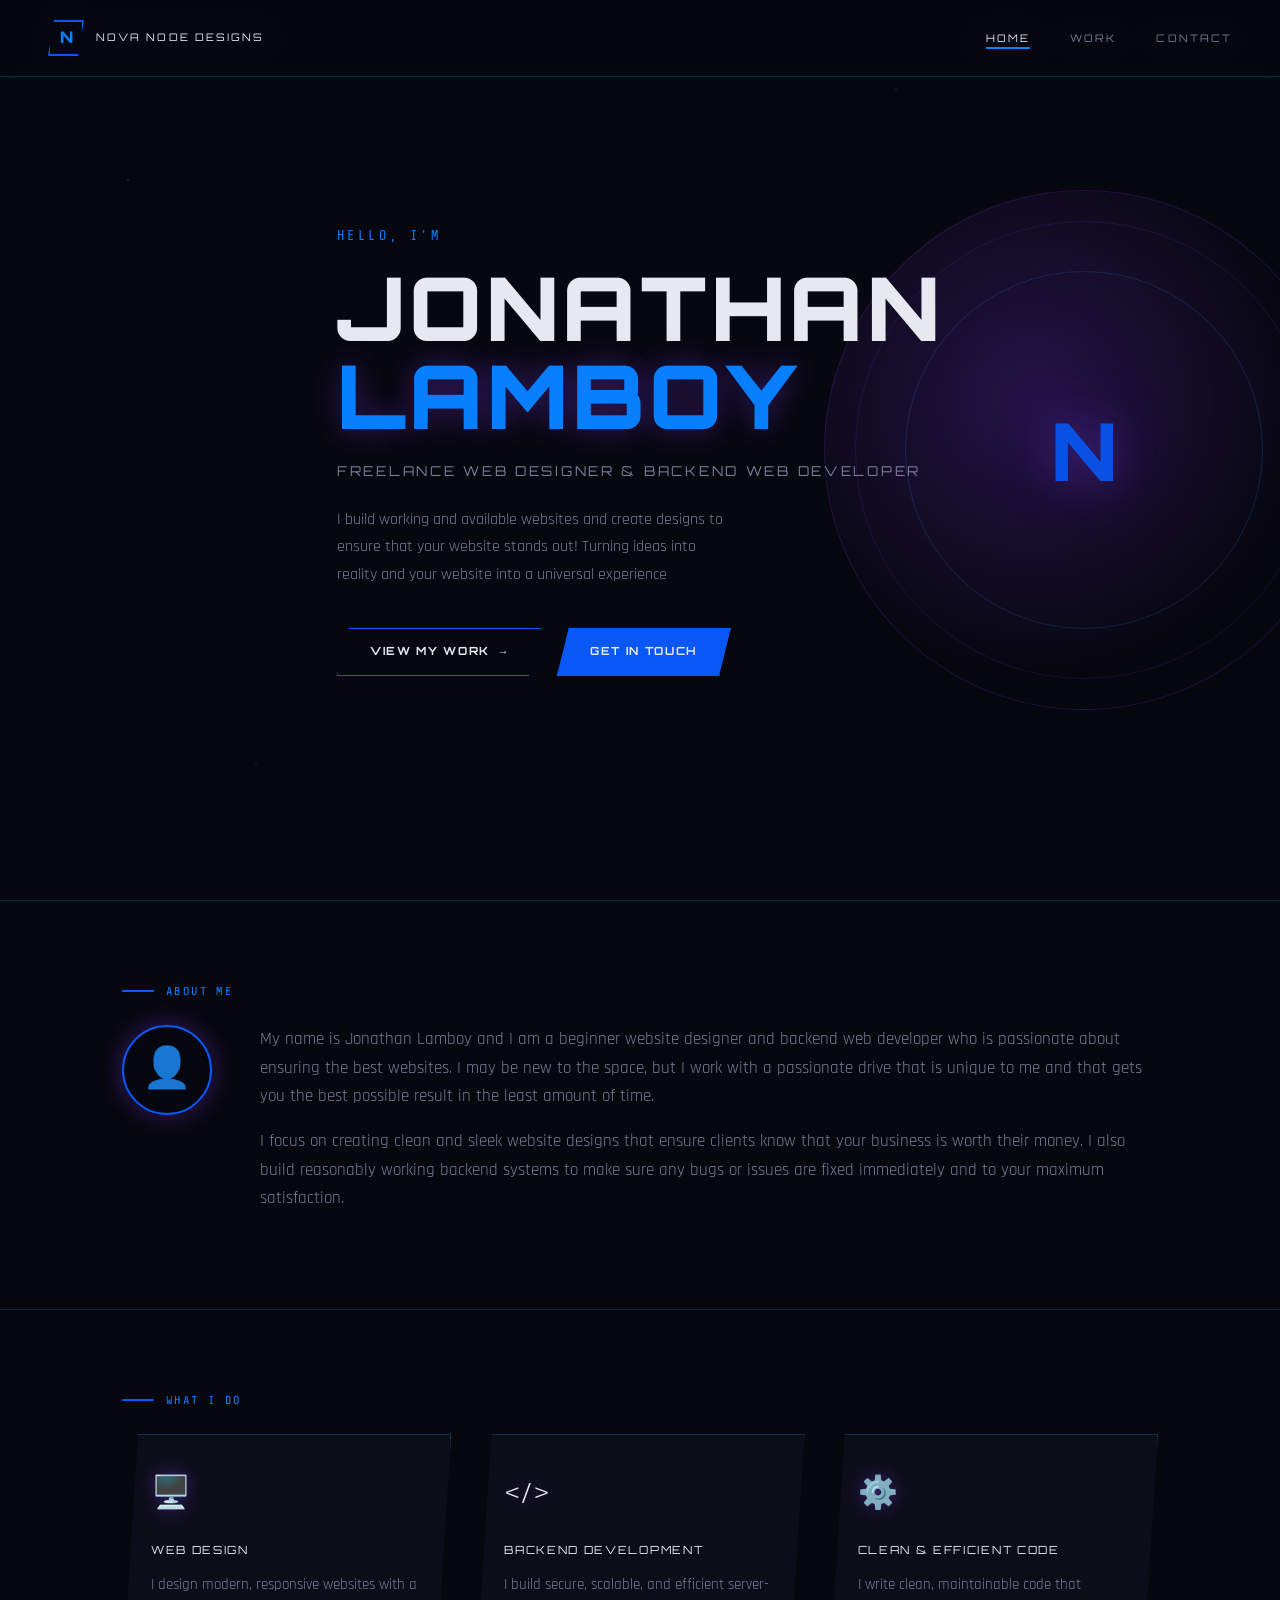
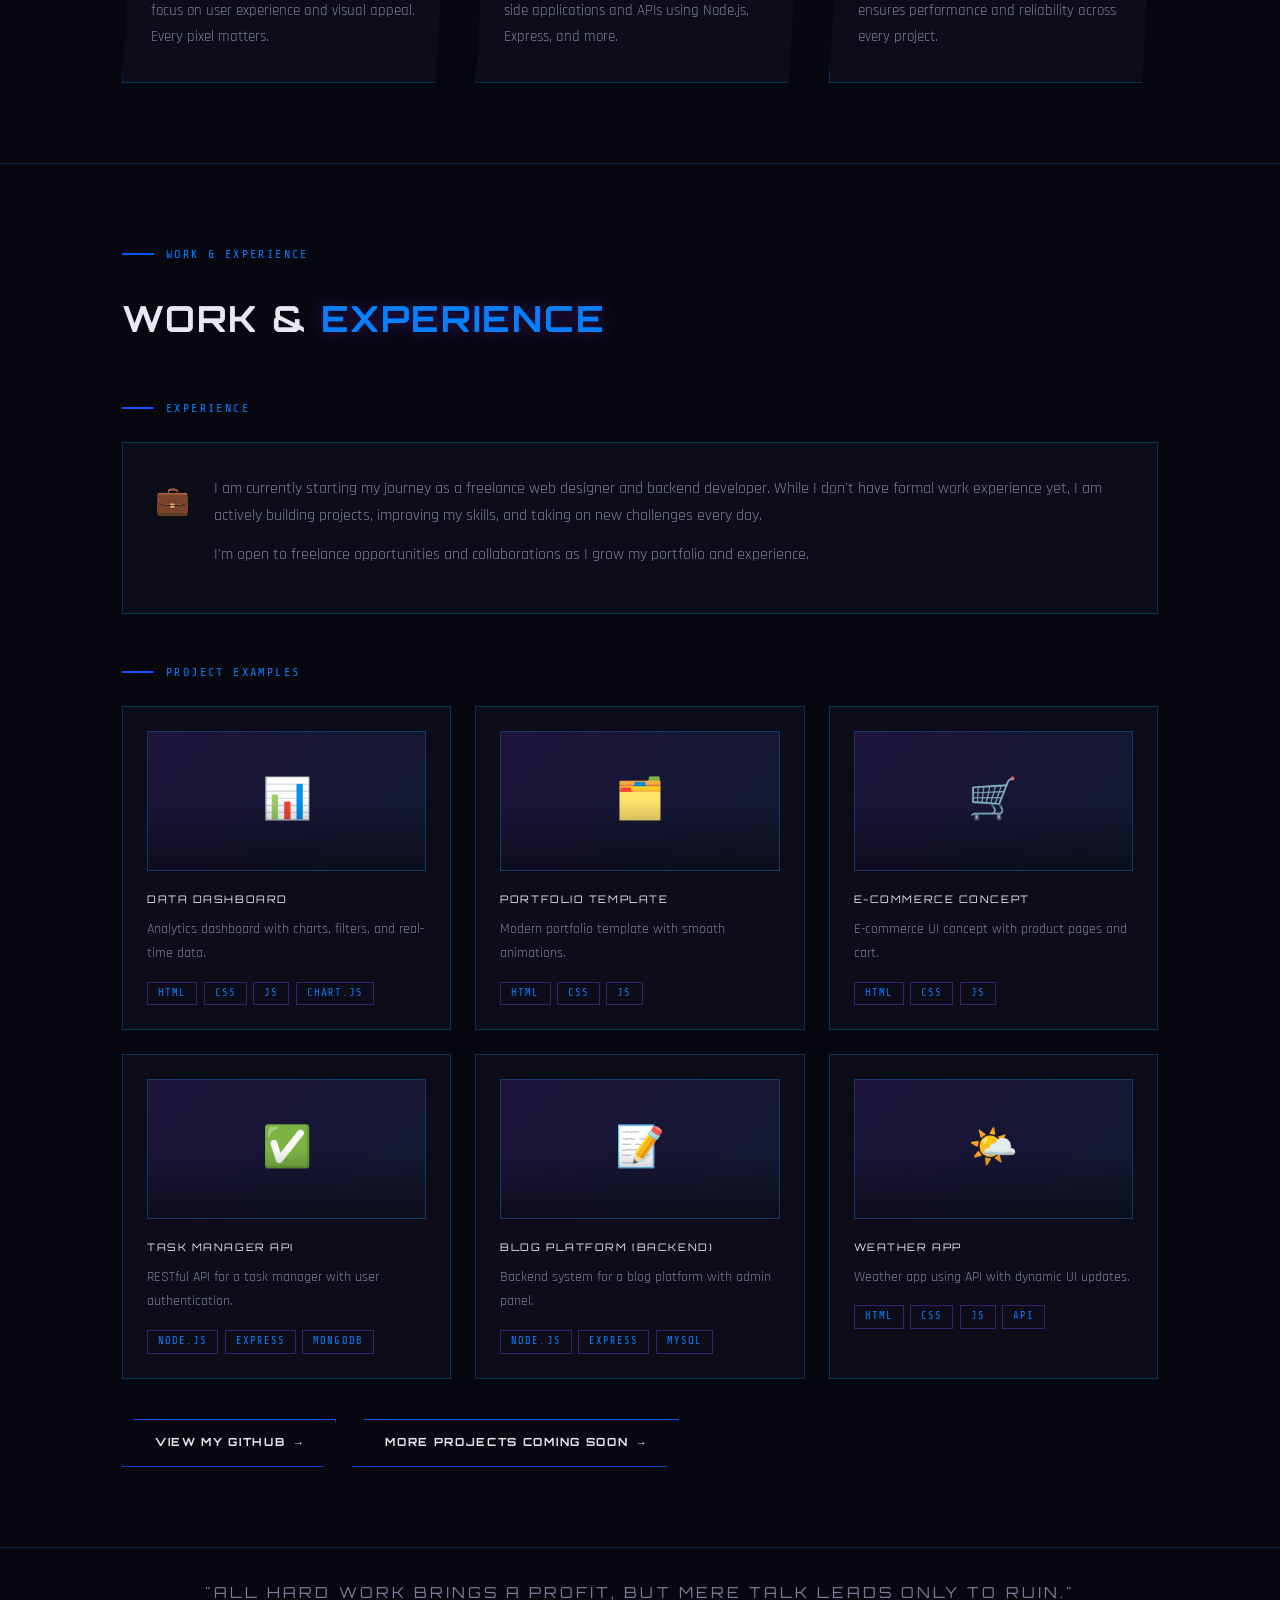
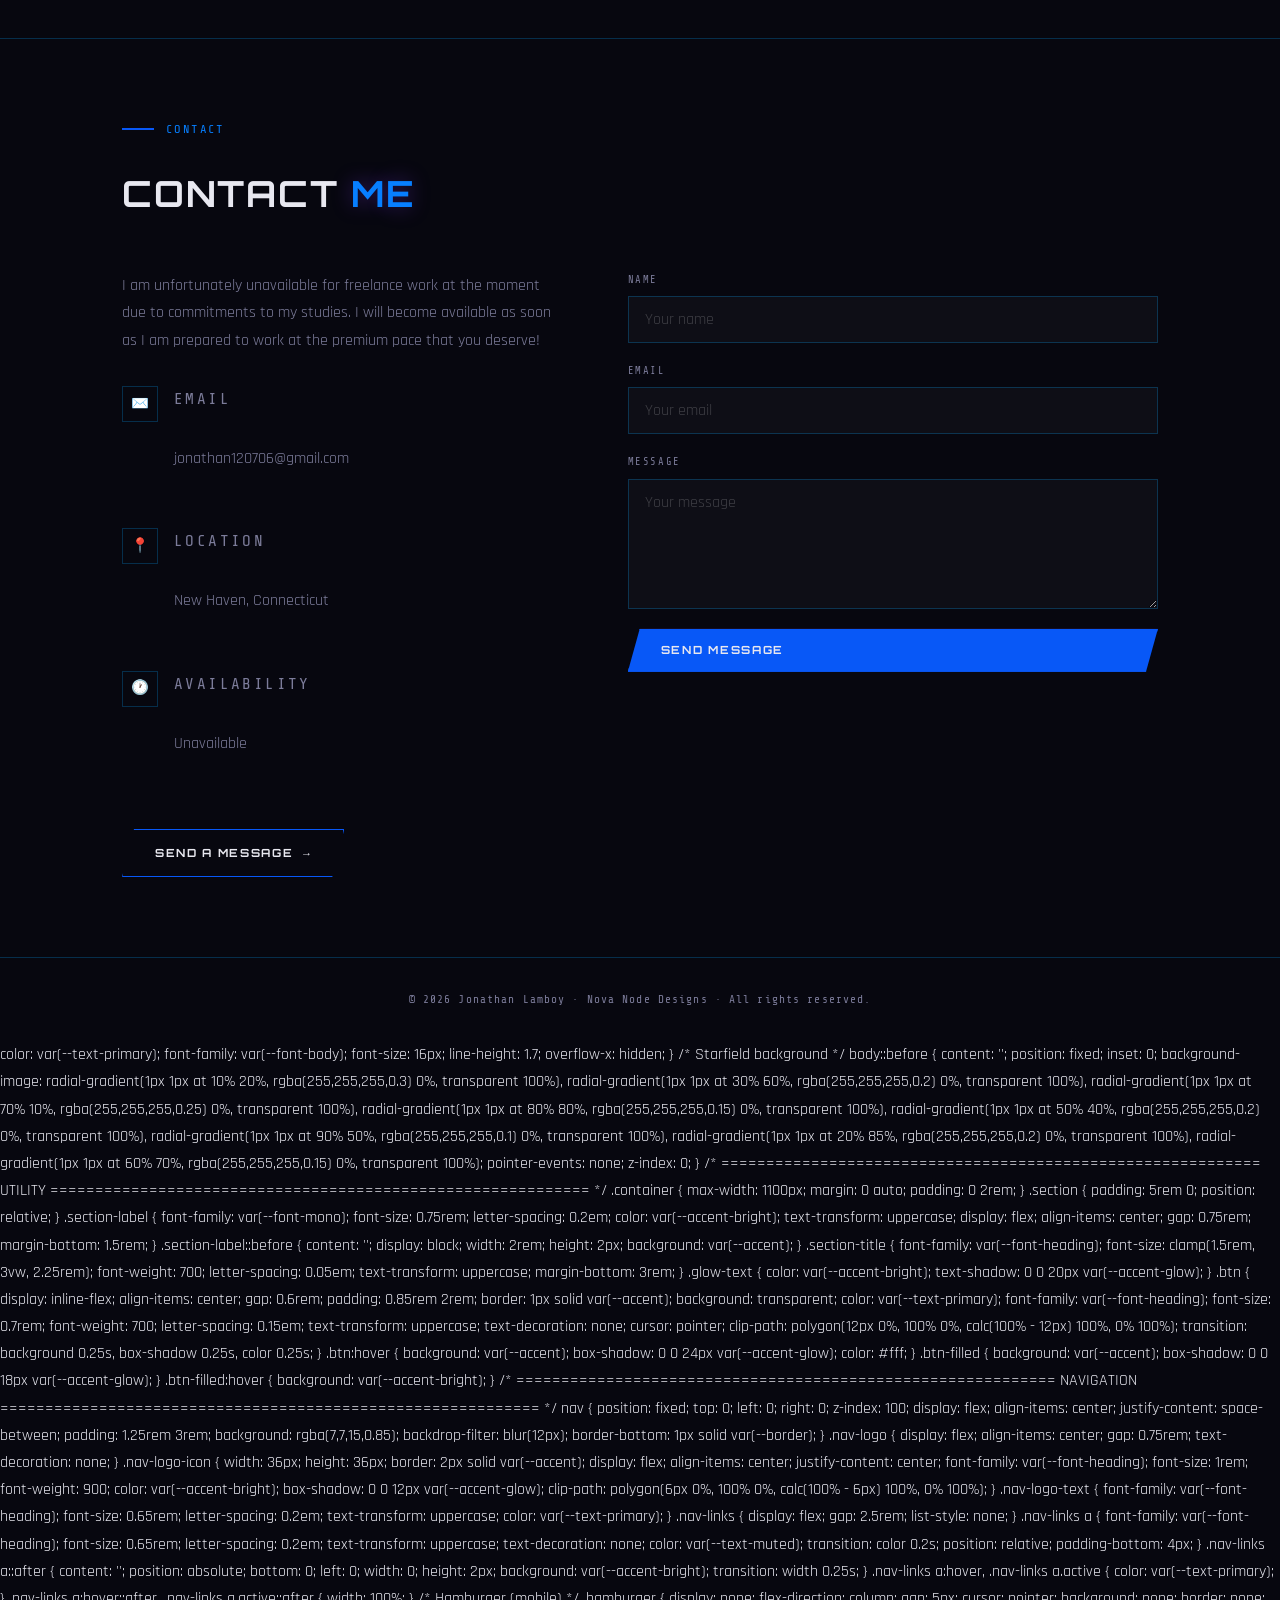
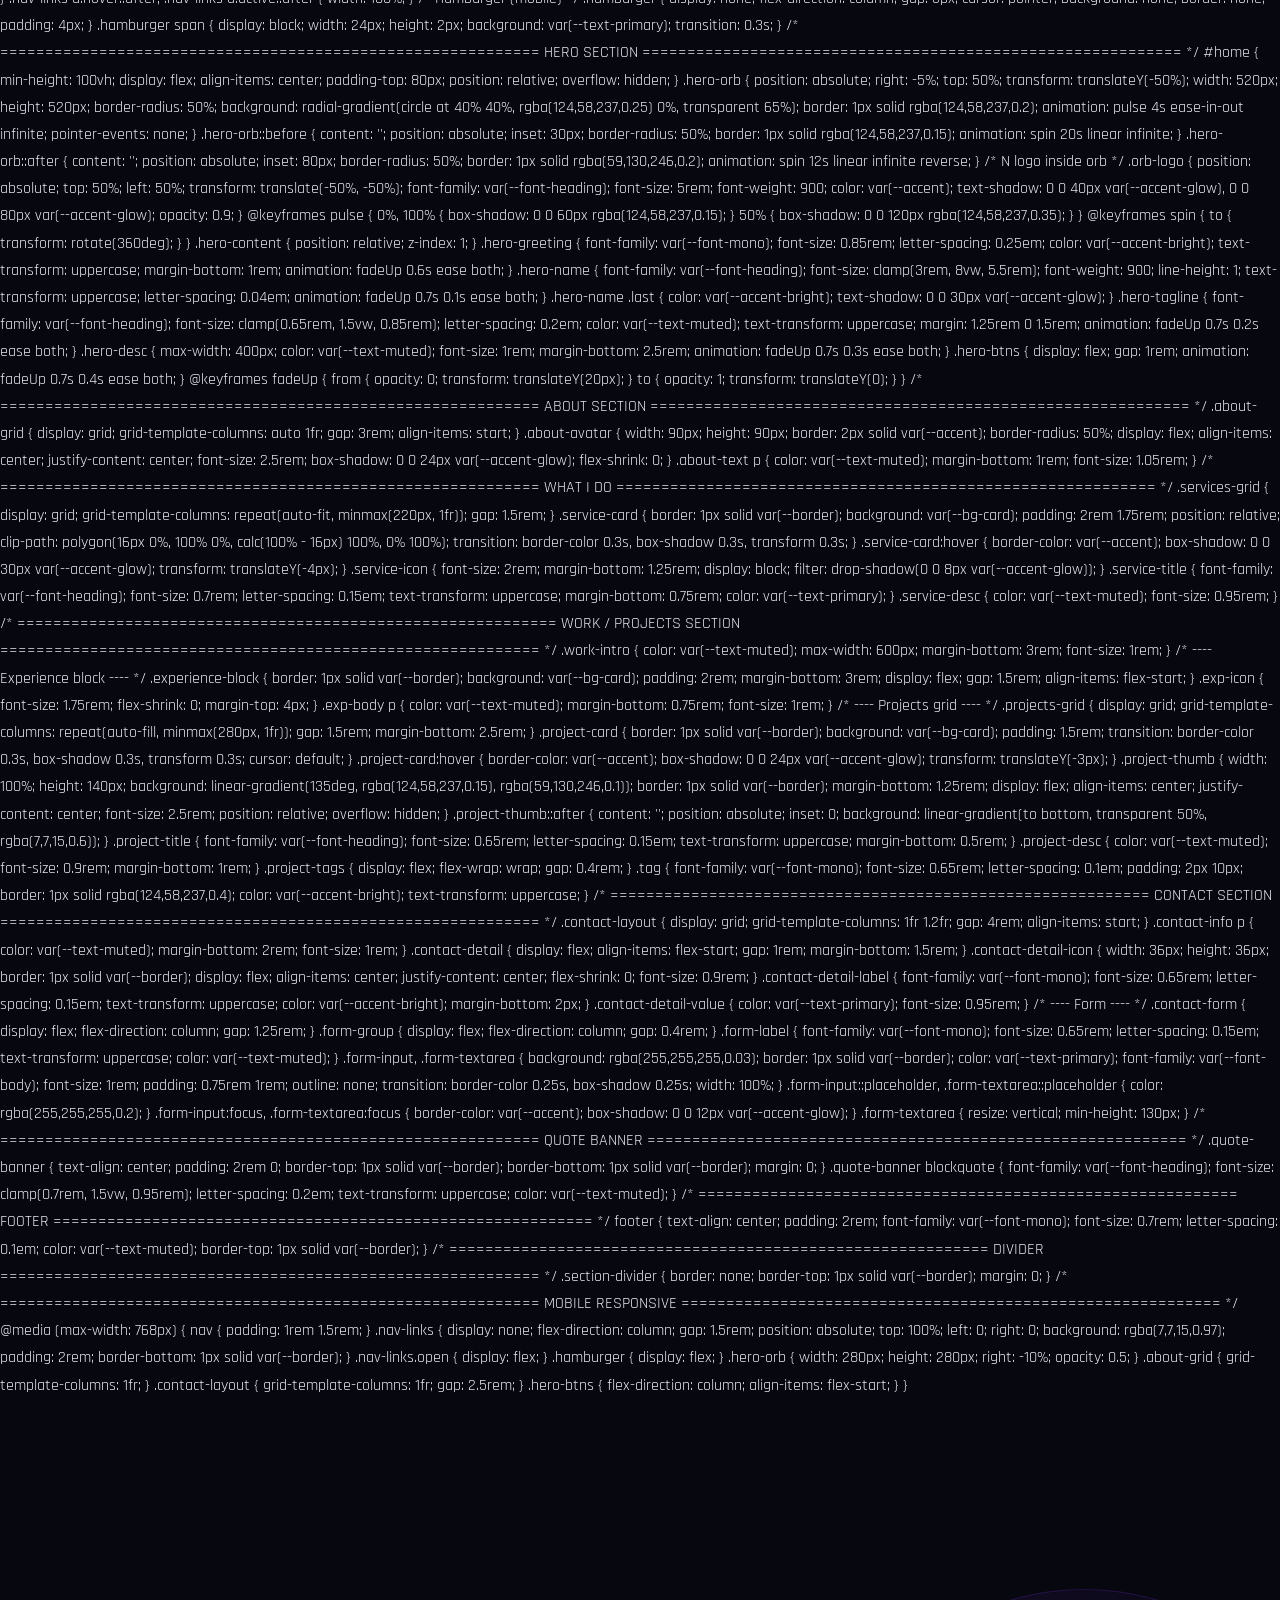
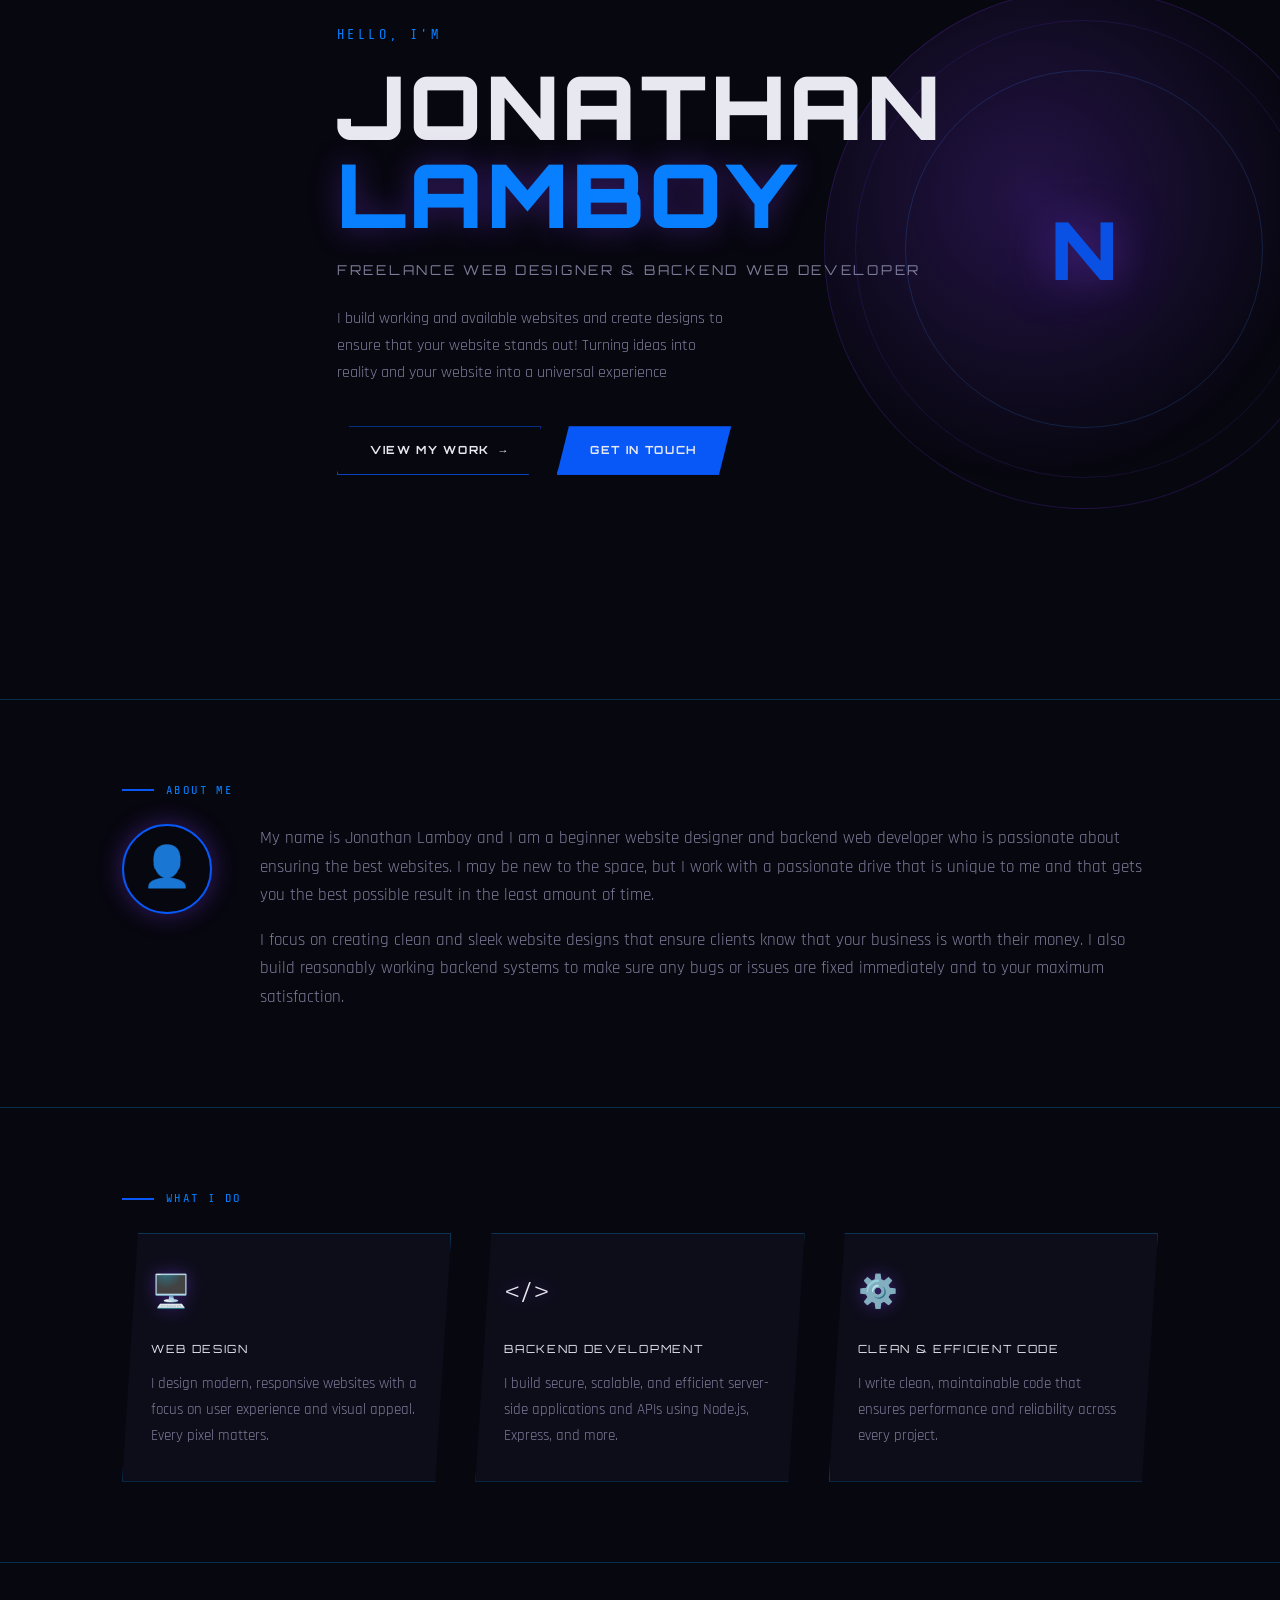
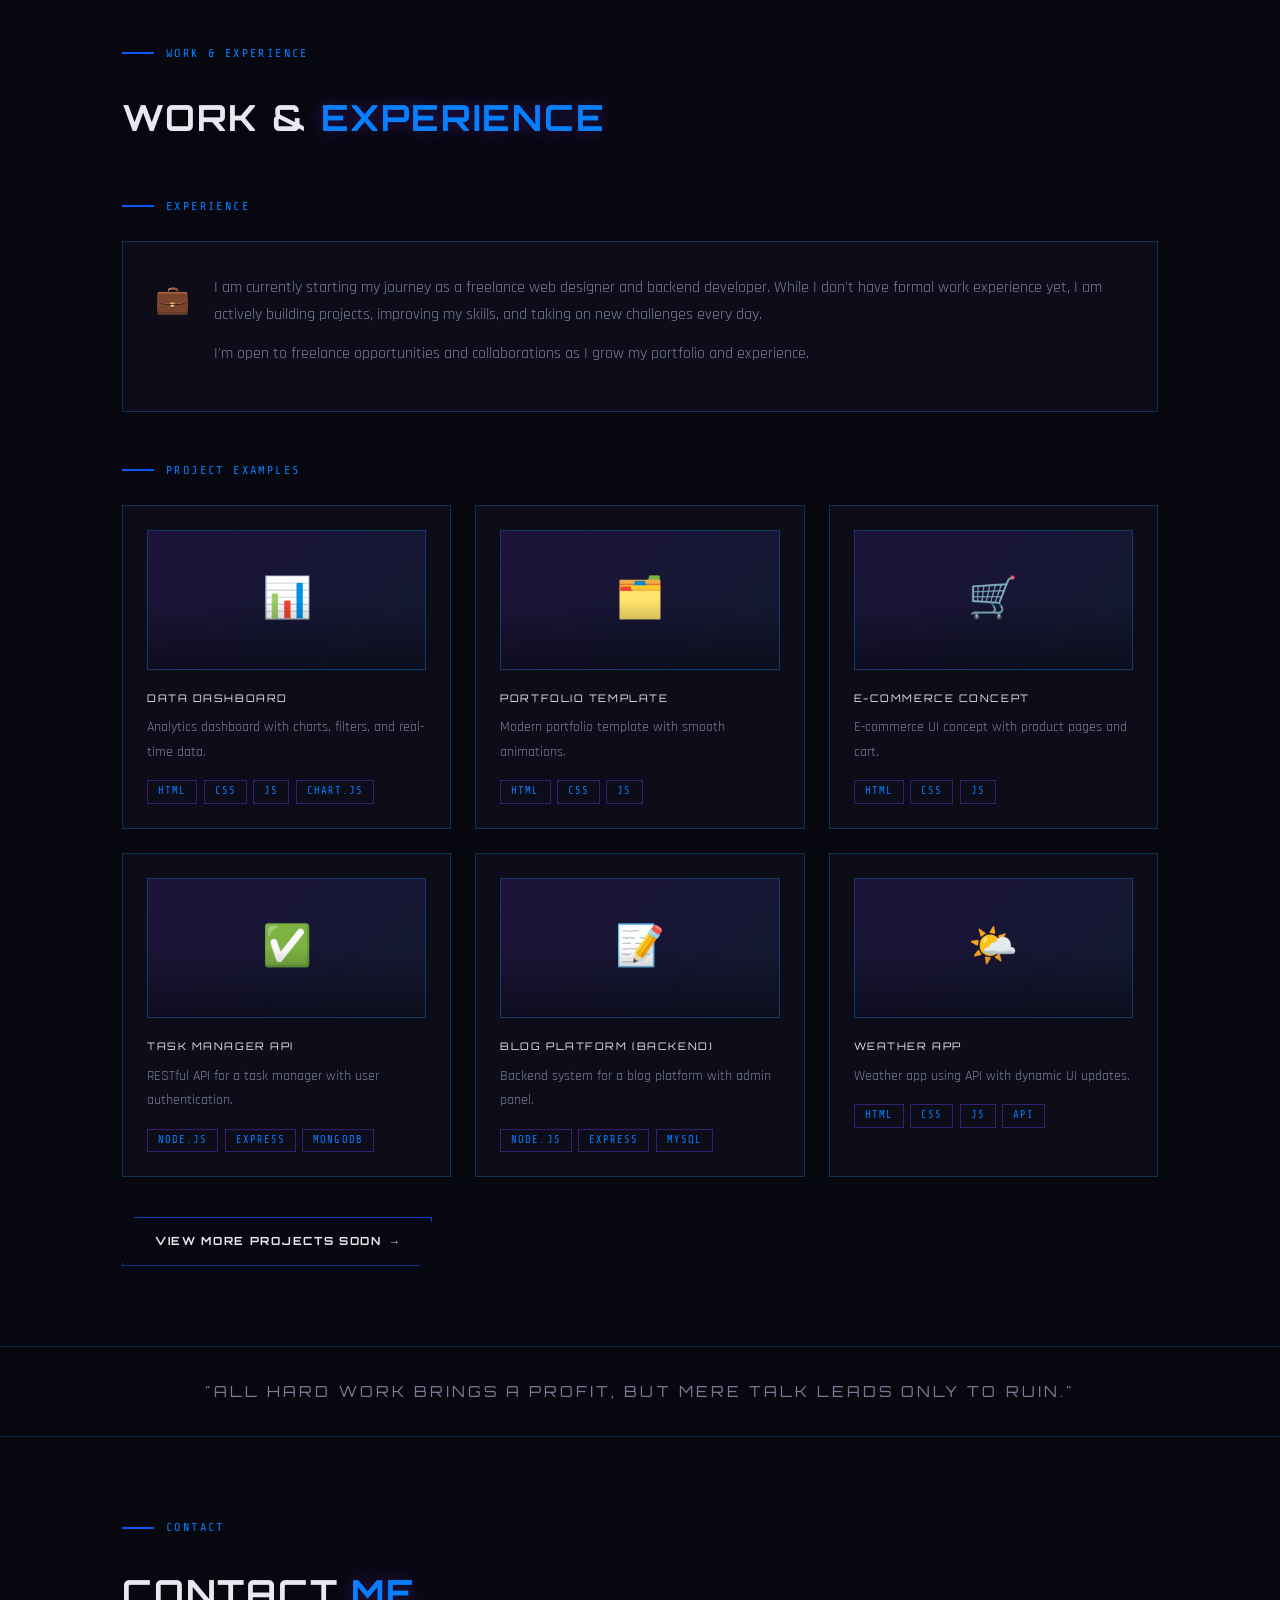
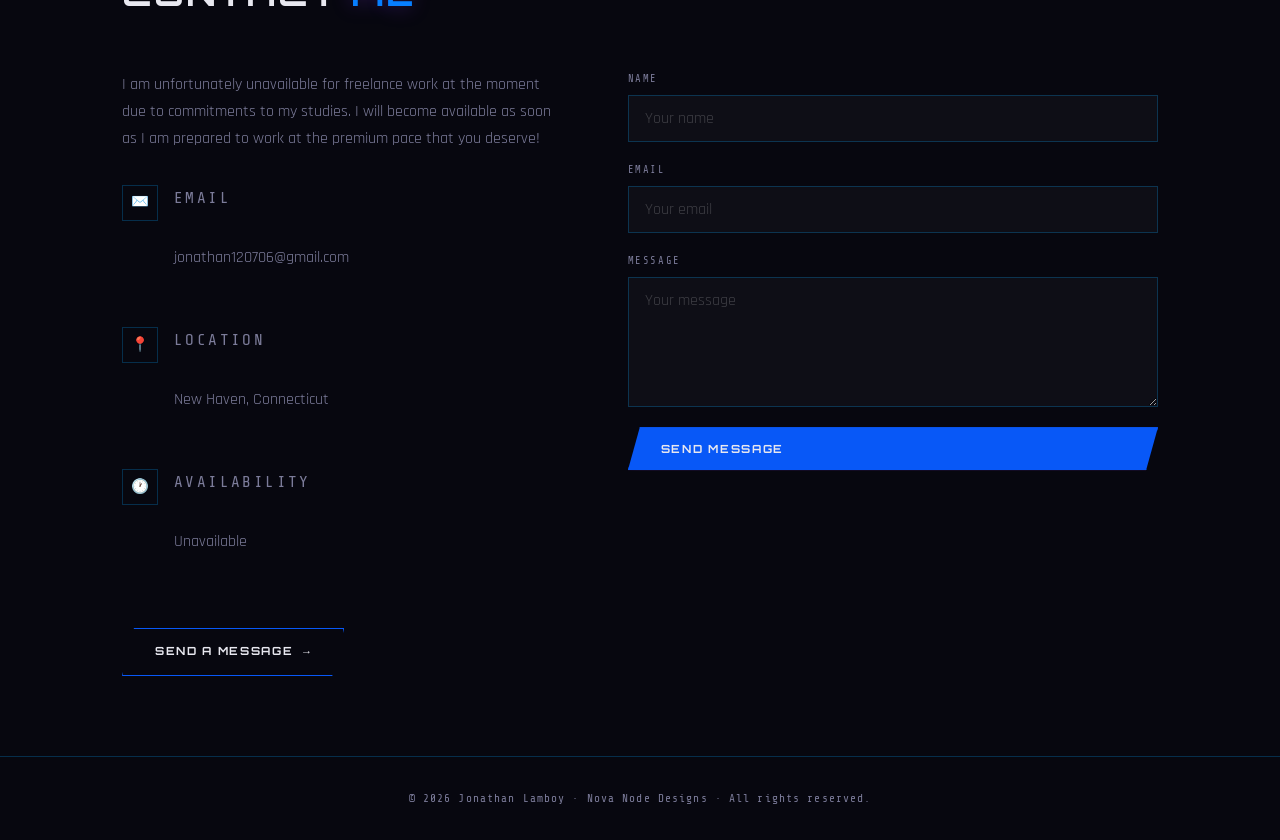
<file: index.html>
<!DOCTYPE html>
<html lang="en">
<head>
  <meta charset="UTF-8" />
  <meta name="viewport" content="width=device-width, initial-scale=1.0"/>
  <title>Nova Node Designs | Jonathan Lamboy</title>
  <link href="https://fonts.googleapis.com/css2?family=Orbitron:wght@400;700;900&family=Rajdhani:wght@300;400;500;600;700&family=Share+Tech+Mono&display=swap" rel="stylesheet"/>
  <style>
    .work-btns { display: flex; gap: 1rem; flex-wrap: wrap; }
    /* ============================================================
       CSS CUSTOM PROPERTIES — edit colors/fonts here easily
    ============================================================ */
    :root {
      --bg-dark:       #07070f;
      --bg-card:       #0d0d1a;
      --bg-card2:      #11112200;
      --accent:        hsl(220, 94%, 50%);       /* purple */
      --accent-bright: #077fff;
      --accent-glow:   rgba(124,58,237,0.4);
      --accent2:       #3b82f6;       /* blue */
      --text-primary:  #e8e8f0;
      --text-muted:    #7c7c9a;
      --border:        rgba(7, 164, 255, 0.25);
      --font-heading:  'Orbitron', monospace;
      --font-body:     'Rajdhani', sans-serif;
      --font-mono:     'Share Tech Mono', monospace;
    }

    /* ============================================================
       RESET & BASE
    ============================================================ */
    *, *::before, *::after { box-sizing: border-box; margin: 0; padding: 0; }

    html { scroll-behavior: smooth; }

    body {
      background: var(--bg-dark);
      color: var(--text-primary);
      font-family: var(--font-body);
      font-size: 16px;
      line-height: 1.7;
      overflow-x: hidden;
    }

    /* Starfield background */
    body::before {
      content: '';
      position: fixed;
      inset: 0;
      background-image:
        radial-gradient(1px 1px at 10% 20%, rgba(255,255,255,0.3) 0%, transparent 100%),
        radial-gradient(1px 1px at 30% 60%, rgba(255,255,255,0.2) 0%, transparent 100%),
        radial-gradient(1px 1px at 70% 10%, rgba(255,255,255,0.25) 0%, transparent 100%),
        radial-gradient(1px 1px at 80% 80%, rgba(255,255,255,0.15) 0%, transparent 100%),
        radial-gradient(1px 1px at 50% 40%, rgba(255,255,255,0.2) 0%, transparent 100%),
        radial-gradient(1px 1px at 90% 50%, rgba(255,255,255,0.1) 0%, transparent 100%),
        radial-gradient(1px 1px at 20% 85%, rgba(255,255,255,0.2) 0%, transparent 100%),
        radial-gradient(1px 1px at 60% 70%, rgba(255,255,255,0.15) 0%, transparent 100%);
      pointer-events: none;
      z-index: 0;
    }

    /* ============================================================
       UTILITY
    ============================================================ */
    .container {
      max-width: 1100px;
      margin: 0 auto;
      padding: 0 2rem;
    }

    .section { padding: 5rem 0; position: relative; }

    .section-label {
      font-family: var(--font-mono);
      font-size: 0.75rem;
      letter-spacing: 0.2em;
      color: var(--accent-bright);
      text-transform: uppercase;
      display: flex;
      align-items: center;
      gap: 0.75rem;
      margin-bottom: 1.5rem;
    }

    .section-label::before {
      content: '';
      display: block;
      width: 2rem;
      height: 2px;
      background: var(--accent);
    }

    .section-title {
      font-family: var(--font-heading);
      font-size: clamp(1.5rem, 3vw, 2.25rem);
      font-weight: 700;
      letter-spacing: 0.05em;
      text-transform: uppercase;
      margin-bottom: 3rem;
    }

    .glow-text { color: var(--accent-bright); text-shadow: 0 0 20px var(--accent-glow); }

    .btn {
      display: inline-flex;
      align-items: center;
      gap: 0.6rem;
      padding: 0.85rem 2rem;
      border: 1px solid var(--accent);
      background: transparent;
      color: var(--text-primary);
      font-family: var(--font-heading);
      font-size: 0.7rem;
      font-weight: 700;
      letter-spacing: 0.15em;
      text-transform: uppercase;
      text-decoration: none;
      cursor: pointer;
      clip-path: polygon(12px 0%, 100% 0%, calc(100% - 12px) 100%, 0% 100%);
      transition: background 0.25s, box-shadow 0.25s, color 0.25s;
    }

    .btn:hover {
      background: var(--accent);
      box-shadow: 0 0 24px var(--accent-glow);
      color: #fff;
    }

    .btn-filled {
      background: var(--accent);
      box-shadow: 0 0 18px var(--accent-glow);
    }

    .btn-filled:hover {
      background: var(--accent-bright);
    }

    /* ============================================================
       NAVIGATION
    ============================================================ */
    nav {
      position: fixed;
      top: 0; left: 0; right: 0;
      z-index: 100;
      display: flex;
      align-items: center;
      justify-content: space-between;
      padding: 1.25rem 3rem;
      background: rgba(7,7,15,0.85);
      backdrop-filter: blur(12px);
      border-bottom: 1px solid var(--border);
    }

    .nav-logo {
      display: flex;
      align-items: center;
      gap: 0.75rem;
      text-decoration: none;
    }

    .nav-logo-icon {
      width: 36px; height: 36px;
      border: 2px solid var(--accent);
      display: flex; align-items: center; justify-content: center;
      font-family: var(--font-heading);
      font-size: 1rem;
      font-weight: 900;
      color: var(--accent-bright);
      box-shadow: 0 0 12px var(--accent-glow);
      clip-path: polygon(6px 0%, 100% 0%, calc(100% - 6px) 100%, 0% 100%);
    }

    .nav-logo-text {
      font-family: var(--font-heading);
      font-size: 0.65rem;
      letter-spacing: 0.2em;
      text-transform: uppercase;
      color: var(--text-primary);
    }

    .nav-links {
      display: flex;
      gap: 2.5rem;
      list-style: none;
    }

    .nav-links a {
      font-family: var(--font-heading);
      font-size: 0.65rem;
      letter-spacing: 0.2em;
      text-transform: uppercase;
      text-decoration: none;
      color: var(--text-muted);
      transition: color 0.2s;
      position: relative;
      padding-bottom: 4px;
    }

    .nav-links a::after {
      content: '';
      position: absolute;
      bottom: 0; left: 0;
      width: 0; height: 2px;
      background: var(--accent-bright);
      transition: width 0.25s;
    }

    .nav-links a:hover,
    .nav-links a.active {
      color: var(--text-primary);
    }

    .nav-links a:hover::after,
    .nav-links a.active::after {
      width: 100%;
    }

    /* Hamburger (mobile) */
    .hamburger {
      display: none;
      flex-direction: column;
      gap: 5px;
      cursor: pointer;
      background: none;
      border: none;
      padding: 4px;
    }
    .hamburger span {
      display: block;
      width: 24px; height: 2px;
      background: var(--text-primary);
      transition: 0.3s;
    }

    /* ============================================================
       HERO SECTION
    ============================================================ */
    #home {
      min-height: 100vh;
      display: flex;
      align-items: center;
      padding-top: 80px;
      position: relative;
      overflow: hidden;
    }

    .hero-orb {
      position: absolute;
      right: -5%;
      top: 50%;
      transform: translateY(-50%);
      width: 520px; height: 520px;
      border-radius: 50%;
      background: radial-gradient(circle at 40% 40%, rgba(124,58,237,0.25) 0%, transparent 65%);
      border: 1px solid rgba(124,58,237,0.2);
      animation: pulse 4s ease-in-out infinite;
      pointer-events: none;
    }

    .hero-orb::before {
      content: '';
      position: absolute;
      inset: 30px;
      border-radius: 50%;
      border: 1px solid rgba(124,58,237,0.15);
      animation: spin 20s linear infinite;
    }

    .hero-orb::after {
      content: '';
      position: absolute;
      inset: 80px;
      border-radius: 50%;
      border: 1px solid rgba(59,130,246,0.2);
      animation: spin 12s linear infinite reverse;
    }

    /* N logo inside orb */
    .orb-logo {
      position: absolute;
      top: 50%; left: 50%;
      transform: translate(-50%, -50%);
      font-family: var(--font-heading);
      font-size: 5rem;
      font-weight: 900;
      color: var(--accent);
      text-shadow: 0 0 40px var(--accent-glow), 0 0 80px var(--accent-glow);
      opacity: 0.9;
    }

    @keyframes pulse {
      0%, 100% { box-shadow: 0 0 60px rgba(124,58,237,0.15); }
      50%       { box-shadow: 0 0 120px rgba(124,58,237,0.35); }
    }

    @keyframes spin { to { transform: rotate(360deg); } }

    .hero-content { position: relative; z-index: 1; }

    .hero-greeting {
      font-family: var(--font-mono);
      font-size: 0.85rem;
      letter-spacing: 0.25em;
      color: var(--accent-bright);
      text-transform: uppercase;
      margin-bottom: 1rem;
      animation: fadeUp 0.6s ease both;
    }

    .hero-name {
      font-family: var(--font-heading);
      font-size: clamp(3rem, 8vw, 5.5rem);
      font-weight: 900;
      line-height: 1;
      text-transform: uppercase;
      letter-spacing: 0.04em;
      animation: fadeUp 0.7s 0.1s ease both;
    }

    .hero-name .last { color: var(--accent-bright); text-shadow: 0 0 30px var(--accent-glow); }

    .hero-tagline {
      font-family: var(--font-heading);
      font-size: clamp(0.65rem, 1.5vw, 0.85rem);
      letter-spacing: 0.2em;
      color: var(--text-muted);
      text-transform: uppercase;
      margin: 1.25rem 0 1.5rem;
      animation: fadeUp 0.7s 0.2s ease both;
    }

    .hero-desc {
      max-width: 400px;
      color: var(--text-muted);
      font-size: 1rem;
      margin-bottom: 2.5rem;
      animation: fadeUp 0.7s 0.3s ease both;
    }

    .hero-btns {
      display: flex;
      gap: 1rem;
      animation: fadeUp 0.7s 0.4s ease both;
    }

    @keyframes fadeUp {
      from { opacity: 0; transform: translateY(20px); }
      to   { opacity: 1; transform: translateY(0); }
    }

    /* ============================================================
       ABOUT SECTION
    ============================================================ */
    .about-grid {
      display: grid;
      grid-template-columns: auto 1fr;
      gap: 3rem;
      align-items: start;
    }

    .about-avatar {
      width: 90px; height: 90px;
      border: 2px solid var(--accent);
      border-radius: 50%;
      display: flex; align-items: center; justify-content: center;
      font-size: 2.5rem;
      box-shadow: 0 0 24px var(--accent-glow);
      flex-shrink: 0;
    }

    .about-text p { color: var(--text-muted); margin-bottom: 1rem; font-size: 1.05rem; }

    /* ============================================================
       WHAT I DO
    ============================================================ */
    .services-grid {
      display: grid;
      grid-template-columns: repeat(auto-fit, minmax(220px, 1fr));
      gap: 1.5rem;
    }

    .service-card {
      border: 1px solid var(--border);
      background: var(--bg-card);
      padding: 2rem 1.75rem;
      position: relative;
      clip-path: polygon(16px 0%, 100% 0%, calc(100% - 16px) 100%, 0% 100%);
      transition: border-color 0.3s, box-shadow 0.3s, transform 0.3s;
    }

    .service-card:hover {
      border-color: var(--accent);
      box-shadow: 0 0 30px var(--accent-glow);
      transform: translateY(-4px);
    }

    .service-icon {
      font-size: 2rem;
      margin-bottom: 1.25rem;
      display: block;
      filter: drop-shadow(0 0 8px var(--accent-glow));
    }

    .service-title {
      font-family: var(--font-heading);
      font-size: 0.7rem;
      letter-spacing: 0.15em;
      text-transform: uppercase;
      margin-bottom: 0.75rem;
      color: var(--text-primary);
    }

    .service-desc { color: var(--text-muted); font-size: 0.95rem; }

    /* ============================================================
       WORK / PROJECTS SECTION
    ============================================================ */
    .work-intro {
      color: var(--text-muted);
      max-width: 600px;
      margin-bottom: 3rem;
      font-size: 1rem;
    }

    /* ---- Experience block ---- */
    .experience-block {
      border: 1px solid var(--border);
      background: var(--bg-card);
      padding: 2rem;
      margin-bottom: 3rem;
      display: flex;
      gap: 1.5rem;
      align-items: flex-start;
    }

    .exp-icon { font-size: 1.75rem; flex-shrink: 0; margin-top: 4px; }

    .exp-body p { color: var(--text-muted); margin-bottom: 0.75rem; font-size: 1rem; }

    /* ---- Projects grid ---- */
    .projects-grid {
      display: grid;
      grid-template-columns: repeat(auto-fill, minmax(280px, 1fr));
      gap: 1.5rem;
      margin-bottom: 2.5rem;
    }

    .project-card {
      border: 1px solid var(--border);
      background: var(--bg-card);
      padding: 1.5rem;
      transition: border-color 0.3s, box-shadow 0.3s, transform 0.3s;
      cursor: default;
    }

    .project-card:hover {
      border-color: var(--accent);
      box-shadow: 0 0 24px var(--accent-glow);
      transform: translateY(-3px);
    }

    .project-thumb {
      width: 100%;
      height: 140px;
      background: linear-gradient(135deg, rgba(124,58,237,0.15), rgba(59,130,246,0.1));
      border: 1px solid var(--border);
      margin-bottom: 1.25rem;
      display: flex;
      align-items: center;
      justify-content: center;
      font-size: 2.5rem;
      position: relative;
      overflow: hidden;
    }

    .project-thumb::after {
      content: '';
      position: absolute;
      inset: 0;
      background: linear-gradient(to bottom, transparent 50%, rgba(7,7,15,0.6));
    }

    .project-title {
      font-family: var(--font-heading);
      font-size: 0.65rem;
      letter-spacing: 0.15em;
      text-transform: uppercase;
      margin-bottom: 0.5rem;
    }

    .project-desc { color: var(--text-muted); font-size: 0.9rem; margin-bottom: 1rem; }

    .project-tags { display: flex; flex-wrap: wrap; gap: 0.4rem; }

    .tag {
      font-family: var(--font-mono);
      font-size: 0.65rem;
      letter-spacing: 0.1em;
      padding: 2px 10px;
      border: 1px solid rgba(124,58,237,0.4);
      color: var(--accent-bright);
      text-transform: uppercase;
    }

    /* ============================================================
       CONTACT SECTION
    ============================================================ */
    .contact-layout {
      display: grid;
      grid-template-columns: 1fr 1.2fr;
      gap: 4rem;
      align-items: start;
    }

    .contact-info p {
      color: var(--text-muted);
      margin-bottom: 2rem;
      font-size: 1rem;
    }

    .contact-detail {
      display: flex;
      align-items: flex-start;
      gap: 1rem;
      margin-bottom: 1.5rem;
    }

    .contact-detail-icon {
      width: 36px; height: 36px;
      border: 1px solid var(--border);
      display: flex; align-items: center; justify-content: center;
      flex-shrink: 0;
      font-size: 0.9rem;
    }

    .contact-detail-label {
      font-family: var(--font-mono);
      font-size: 0.65rem;
      letter-spacing: 0.15em;
      text-transform: uppercase;
      color: var(--accent-bright);
      margin-bottom: 2px;
    }

    .contact-detail-value { color: var(--text-primary); font-size: 0.95rem; }

    /* ---- Form ---- */
    .contact-form { display: flex; flex-direction: column; gap: 1.25rem; }

    .form-group { display: flex; flex-direction: column; gap: 0.4rem; }

    .form-label {
      font-family: var(--font-mono);
      font-size: 0.65rem;
      letter-spacing: 0.15em;
      text-transform: uppercase;
      color: var(--text-muted);
    }

    .form-input,
    .form-textarea {
      background: rgba(255,255,255,0.03);
      border: 1px solid var(--border);
      color: var(--text-primary);
      font-family: var(--font-body);
      font-size: 1rem;
      padding: 0.75rem 1rem;
      outline: none;
      transition: border-color 0.25s, box-shadow 0.25s;
      width: 100%;
    }

    .form-input::placeholder,
    .form-textarea::placeholder { color: rgba(255,255,255,0.2); }

    .form-input:focus,
    .form-textarea:focus {
      border-color: var(--accent);
      box-shadow: 0 0 12px var(--accent-glow);
    }

    .form-textarea { resize: vertical; min-height: 130px; }

    /* ============================================================
       QUOTE BANNER
    ============================================================ */
    .quote-banner {
      text-align: center;
      padding: 2rem 0;
      border-top: 1px solid var(--border);
      border-bottom: 1px solid var(--border);
      margin: 0;
    }

    .quote-banner blockquote {
      font-family: var(--font-heading);
      font-size: clamp(0.7rem, 1.5vw, 0.95rem);
      letter-spacing: 0.2em;
      text-transform: uppercase;
      color: var(--text-muted);
    }

    /* ============================================================
       FOOTER
    ============================================================ */
    footer {
      text-align: center;
      padding: 2rem;
      font-family: var(--font-mono);
      font-size: 0.7rem;
      letter-spacing: 0.1em;
      color: var(--text-muted);
      border-top: 1px solid var(--border);
    }

    /* ============================================================
       DIVIDER
    ============================================================ */
    .section-divider {
      border: none;
      border-top: 1px solid var(--border);
      margin: 0;
    }

    /* ============================================================
       MOBILE RESPONSIVE
    ============================================================ */
    @media (max-width: 768px) {
      nav { padding: 1rem 1.5rem; }

      .nav-links { display: none; flex-direction: column; gap: 1.5rem; position: absolute;
        top: 100%; left: 0; right: 0; background: rgba(7,7,15,0.97);
        padding: 2rem; border-bottom: 1px solid var(--border); }

      .nav-links.open { display: flex; }

      .hamburger { display: flex; }

      .hero-orb { width: 280px; height: 280px; right: -10%; opacity: 0.5; }

      .about-grid { grid-template-columns: 1fr; }

      .contact-layout { grid-template-columns: 1fr; gap: 2.5rem; }

      .hero-btns { flex-direction: column; align-items: flex-start; }
    }
  </style>
</head>
<body>

  <!-- ============================================================
       NAVIGATION
  ============================================================ -->
  <nav>
    <a href="#home" class="nav-logo">
      <div class="nav-logo-icon">N</div>
      <span class="nav-logo-text">Nova Node Designs</span>
    </a>

    <ul class="nav-links" id="navLinks">
      <li><a href="#home"    class="active">Home</a></li>
      <li><a href="#work">Work</a></li>
      <li><a href="#contact">Contact</a></li>
    </ul>

    <button class="hamburger" id="hamburger" aria-label="Toggle menu">
      <span></span><span></span><span></span>
    </button>
  </nav>


  <!-- ============================================================
       HERO
  ============================================================ -->
  <section id="home" class="section">
    <div class="container">
      <div class="hero-content">
        <p class="hero-greeting">Hello, I'm</p>
        <h1 class="hero-name">
          Jonathan<br>
          <span class="last">Lamboy</span>
        </h1>
        <!-- ✏️ EDIT: change your title below -->
        <p class="hero-tagline">Freelance Web Designer &amp; Backend Web Developer</p>
        <!-- ✏️ EDIT: change your short bio below -->
        <p class="hero-desc">
          I build working and available websites and create designs to ensure that your website stands out!
          Turning ideas into reality and your website into a universal experience
        </p>
        <div class="hero-btns">
          <a href="#work" class="btn">View My Work &nbsp;→</a>
          <a href="#contact" class="btn btn-filled">Get In Touch</a>
        </div>
      </div>
    </div>

    <!-- Decorative orb -->
    <div class="hero-orb">
      <div class="orb-logo">N</div>
    </div>
  </section>


  <!-- ============================================================
       ABOUT
  ============================================================ -->
  <hr class="section-divider"/>
  <section id="about" class="section">
    <div class="container">
      <span class="section-label">About Me</span>
      <div class="about-grid">
        <div class="about-avatar">👤</div>
        <div class="about-text">
          <!-- ✏️ EDIT: change your bio paragraphs below -->
          <p>
            My name is Jonathan Lamboy and I am a beginner website designer and backend web developer who is passionate about ensuring the best websites. I may be new to the space, but I work with a passionate drive that is unique to me and that gets you the best possible result in the least amount of time.
          </p>
          <p>
            I focus on creating clean and sleek website designs that ensure clients know that your business is worth their money. I also build reasonably working backend systems to make sure any bugs or issues are fixed immediately and to your maximum satisfaction.
          </p>
        </div>
      </div>
    </div>
  </section>


  <!-- ============================================================
       WHAT I DO
  ============================================================ -->
  <hr class="section-divider"/>
  <section id="services" class="section">
    <div class="container">
      <span class="section-label">What I Do</span>
      <div class="services-grid">
        <!-- ✏️ EDIT: change service cards or add more below -->
        <div class="service-card">
          <span class="service-icon">🖥️</span>
          <p class="service-title">Web Design</p>
          <p class="service-desc">
            I design modern, responsive websites with a focus on user experience
            and visual appeal. Every pixel matters.
          </p>
        </div>
        <div class="service-card">
          <span class="service-icon">&lt;/&gt;</span>
          <p class="service-title">Backend Development</p>
          <p class="service-desc">
            I build secure, scalable, and efficient server-side applications and APIs
            using Node.js, Express, and more.
          </p>
        </div>
        <div class="service-card">
          <span class="service-icon">⚙️</span>
          <p class="service-title">Clean &amp; Efficient Code</p>
          <p class="service-desc">
            I write clean, maintainable code that ensures performance and reliability
            across every project.
          </p>
        </div>
      </div>
    </div>
  </section>


  <!-- ============================================================
       WORK & EXPERIENCE
  ============================================================ -->
  <hr class="section-divider"/>
  <section id="work" class="section">
    <div class="container">
      <span class="section-label">Work &amp; Experience</span>
      <h2 class="section-title">Work &amp; <span class="glow-text">Experience</span></h2>

      <!-- ---- Experience ---- -->
      <span class="section-label">Experience</span>
      <div class="experience-block">
        <span class="exp-icon">💼</span>
        <div class="exp-body">
          <!-- ✏️ EDIT: add your job titles, companies, dates here -->
          <p>
            I am currently starting my journey as a freelance web designer and backend developer.
            While I don't have formal work experience yet, I am actively building projects,
            improving my skills, and taking on new challenges every day.
          </p>
          <p>
            I'm open to freelance opportunities and collaborations as I grow my portfolio
            and experience.
          </p>

          <!-- Example of how to add a real job entry — uncomment and fill in:
          <p><strong style="color:var(--text-primary)">Job Title — Company Name</strong><br>
          Month Year – Month Year<br>
          Brief description of what you did here.</p>
          -->
        </div>
      </div>

      <!-- ---- Projects ---- -->
      <span class="section-label">Project Examples</span>
      <div class="projects-grid">

        <!-- ✏️ EDIT: change or add project cards. Copy one block and paste it. -->

        <div class="project-card">
          <div class="project-thumb">📊</div>
          <p class="project-title">Data Dashboard</p>
          <p class="project-desc">Analytics dashboard with charts, filters, and real-time data.</p>
          <div class="project-tags">
            <span class="tag">HTML</span>
            <span class="tag">CSS</span>
            <span class="tag">JS</span>
            <span class="tag">Chart.js</span>
          </div>
        </div>

        <div class="project-card">
          <div class="project-thumb">🗂️</div>
          <p class="project-title">Portfolio Template</p>
          <p class="project-desc">Modern portfolio template with smooth animations.</p>
          <div class="project-tags">
            <span class="tag">HTML</span>
            <span class="tag">CSS</span>
            <span class="tag">JS</span>
          </div>
        </div>

        <div class="project-card">
          <div class="project-thumb">🛒</div>
          <p class="project-title">E-Commerce Concept</p>
          <p class="project-desc">E-commerce UI concept with product pages and cart.</p>
          <div class="project-tags">
            <span class="tag">HTML</span>
            <span class="tag">CSS</span>
            <span class="tag">JS</span>
          </div>
        </div>

        <div class="project-card">
          <div class="project-thumb">✅</div>
          <p class="project-title">Task Manager API</p>
          <p class="project-desc">RESTful API for a task manager with user authentication.</p>
          <div class="project-tags">
            <span class="tag">Node.js</span>
            <span class="tag">Express</span>
            <span class="tag">MongoDB</span>
          </div>
        </div>

        <div class="project-card">
          <div class="project-thumb">📝</div>
          <p class="project-title">Blog Platform (Backend)</p>
          <p class="project-desc">Backend system for a blog platform with admin panel.</p>
          <div class="project-tags">
            <span class="tag">Node.js</span>
            <span class="tag">Express</span>
            <span class="tag">MySQL</span>
          </div>
        </div>

        <div class="project-card">
          <div class="project-thumb">🌤️</div>
          <p class="project-title">Weather App</p>
          <p class="project-desc">Weather app using API with dynamic UI updates.</p>
          <div class="project-tags">
            <span class="tag">HTML</span>
            <span class="tag">CSS</span>
            <span class="tag">JS</span>
            <span class="tag">API</span>
          </div>
        </div>

      </div>

      <div class="work-btns">
  <a href="https://github.com/OrionTakahashi" target="_blank" class="btn">View My GitHub &nbsp;→</a>
  <a href="#contact" class="btn">More Projects Coming Soon &nbsp;→</a>
</div>
    </div>
  </section>


  <!-- ============================================================
       QUOTE BANNER
  ============================================================ -->
  <div class="quote-banner">
    <div class="container">
      <!-- ✏️ EDIT: change your personal quote -->
      <blockquote>"All hard work brings a profit, but mere talk leads only to ruin."</blockquote>
    </div>
  </div>


  <!-- ============================================================
       CONTACT
  ============================================================ -->
  <section id="contact" class="section">
    <div class="container">
      <span class="section-label">Contact</span>
      <h2 class="section-title">Contact <span class="glow-text">Me</span></h2>

      <div class="contact-layout">

        <!-- Left: info -->
        <div class="contact-info">
          <p>I am unfortunately unavailable for freelance work at the moment due to commitments to my studies. I will become available as soon as I am prepared to work at the premium pace that you deserve!</p>

          <!-- ✏️ EDIT: update your email, location, and availability below -->
          <div class="contact-detail">
            <div class="contact-detail-icon">✉️</div>
            <div>
              <p class="contact-detail-label">Email</p>
              <!-- Change this email -->
              <p class="contact-detail-value">jonathan120706@gmail.com</p>
            </div>
          </div>

          <div class="contact-detail">
            <div class="contact-detail-icon">📍</div>
            <div>
              <p class="contact-detail-label">Location</p>
              <!-- Change your location -->
              <p class="contact-detail-value">New Haven, Connecticut</p>
            </div>
          </div>

          <div class="contact-detail">
            <div class="contact-detail-icon">🕐</div>
            <div>
              <p class="contact-detail-label">Availability</p>
              <!-- Change your availability status -->
              <p class="contact-detail-value">Unavailable</p>
            </div>
          </div>

          <a href="mailto:jonathan120706@gmail.com" class="btn" style="margin-top:1rem;">
            Send A Message &nbsp;→
          </a>
        </div>

        <!-- Right: form -->
        <!-- ✏️ NOTE: To make this form actually send emails, you need a service like
             Formspree (https://formspree.io) — free and easy. Replace the action URL. -->
        <form class="contact-form"
              action="https://formspree.io/f/xvzyzaak"
            method="POST">
          <div class="form-group">
            <label class="form-label" for="name">Name</label>
            <input class="form-input" id="name" name="name" type="text"
                   placeholder="Your name" required/>
          </div>
          <div class="form-group">
            <label class="form-label" for="email">Email</label>
            <input class="form-input" id="email" name="email" type="email"
                   placeholder="Your email" required/>
          </div>
          <div class="form-group">
            <label class="form-label" for="message">Message</label>
            <textarea class="form-textarea" id="message" name="message"
                      placeholder="Your message" required></textarea>
          </div>
          <button type="submit" class="btn btn-filled">Send Message</button>
        </form>

      </div>
    </div>
  </section>


  <!-- ============================================================
       FOOTER
  ============================================================ -->
  <footer>
    <!-- ✏️ EDIT: update your name and year -->
    <p>© 2026 Jonathan Lamboy · Nova Node Designs · All rights reserved.</p>
  </footer>


  <!-- ============================================================
       JAVASCRIPT — mobile menu & active nav link
  ============================================================ -->
  <script>
    // Mobile hamburger menu
    const hamburger = document.getElementById('hamburger');
    const navLinks  = document.getElementById('navLinks');

    hamburger.addEventListener('click', () => {
      navLinks.classList.toggle('open');
    });

    // Close menu when a link is clicked
    navLinks.querySelectorAll('a').forEach(link => {
      link.addEventListener('click', () => navLinks.classList.remove('open'));
    });

    // Highlight active nav link on scroll
    const sections = document.querySelectorAll('section[id]');
    const links    = document.querySelectorAll('.nav-links a');

    function setActive() {
      let current = '';
      sections.forEach(sec => {
        if (window.scrollY >= sec.offsetTop - 120) current = sec.id;
      });
      links.forEach(a => {
        a.classList.toggle('active', a.getAttribute('href') === '#' + current);
      });
    }

    window.addEventListener('scroll', setActive);
    setActive();
  </script>

</body>
</html>
      color: var(--text-primary);
      font-family: var(--font-body);
      font-size: 16px;
      line-height: 1.7;
      overflow-x: hidden;
    }

    /* Starfield background */
    body::before {
      content: '';
      position: fixed;
      inset: 0;
      background-image:
        radial-gradient(1px 1px at 10% 20%, rgba(255,255,255,0.3) 0%, transparent 100%),
        radial-gradient(1px 1px at 30% 60%, rgba(255,255,255,0.2) 0%, transparent 100%),
        radial-gradient(1px 1px at 70% 10%, rgba(255,255,255,0.25) 0%, transparent 100%),
        radial-gradient(1px 1px at 80% 80%, rgba(255,255,255,0.15) 0%, transparent 100%),
        radial-gradient(1px 1px at 50% 40%, rgba(255,255,255,0.2) 0%, transparent 100%),
        radial-gradient(1px 1px at 90% 50%, rgba(255,255,255,0.1) 0%, transparent 100%),
        radial-gradient(1px 1px at 20% 85%, rgba(255,255,255,0.2) 0%, transparent 100%),
        radial-gradient(1px 1px at 60% 70%, rgba(255,255,255,0.15) 0%, transparent 100%);
      pointer-events: none;
      z-index: 0;
    }

    /* ============================================================
       UTILITY
    ============================================================ */
    .container {
      max-width: 1100px;
      margin: 0 auto;
      padding: 0 2rem;
    }

    .section { padding: 5rem 0; position: relative; }

    .section-label {
      font-family: var(--font-mono);
      font-size: 0.75rem;
      letter-spacing: 0.2em;
      color: var(--accent-bright);
      text-transform: uppercase;
      display: flex;
      align-items: center;
      gap: 0.75rem;
      margin-bottom: 1.5rem;
    }

    .section-label::before {
      content: '';
      display: block;
      width: 2rem;
      height: 2px;
      background: var(--accent);
    }

    .section-title {
      font-family: var(--font-heading);
      font-size: clamp(1.5rem, 3vw, 2.25rem);
      font-weight: 700;
      letter-spacing: 0.05em;
      text-transform: uppercase;
      margin-bottom: 3rem;
    }

    .glow-text { color: var(--accent-bright); text-shadow: 0 0 20px var(--accent-glow); }

    .btn {
      display: inline-flex;
      align-items: center;
      gap: 0.6rem;
      padding: 0.85rem 2rem;
      border: 1px solid var(--accent);
      background: transparent;
      color: var(--text-primary);
      font-family: var(--font-heading);
      font-size: 0.7rem;
      font-weight: 700;
      letter-spacing: 0.15em;
      text-transform: uppercase;
      text-decoration: none;
      cursor: pointer;
      clip-path: polygon(12px 0%, 100% 0%, calc(100% - 12px) 100%, 0% 100%);
      transition: background 0.25s, box-shadow 0.25s, color 0.25s;
    }

    .btn:hover {
      background: var(--accent);
      box-shadow: 0 0 24px var(--accent-glow);
      color: #fff;
    }

    .btn-filled {
      background: var(--accent);
      box-shadow: 0 0 18px var(--accent-glow);
    }

    .btn-filled:hover {
      background: var(--accent-bright);
    }

    /* ============================================================
       NAVIGATION
    ============================================================ */
    nav {
      position: fixed;
      top: 0; left: 0; right: 0;
      z-index: 100;
      display: flex;
      align-items: center;
      justify-content: space-between;
      padding: 1.25rem 3rem;
      background: rgba(7,7,15,0.85);
      backdrop-filter: blur(12px);
      border-bottom: 1px solid var(--border);
    }

    .nav-logo {
      display: flex;
      align-items: center;
      gap: 0.75rem;
      text-decoration: none;
    }

    .nav-logo-icon {
      width: 36px; height: 36px;
      border: 2px solid var(--accent);
      display: flex; align-items: center; justify-content: center;
      font-family: var(--font-heading);
      font-size: 1rem;
      font-weight: 900;
      color: var(--accent-bright);
      box-shadow: 0 0 12px var(--accent-glow);
      clip-path: polygon(6px 0%, 100% 0%, calc(100% - 6px) 100%, 0% 100%);
    }

    .nav-logo-text {
      font-family: var(--font-heading);
      font-size: 0.65rem;
      letter-spacing: 0.2em;
      text-transform: uppercase;
      color: var(--text-primary);
    }

    .nav-links {
      display: flex;
      gap: 2.5rem;
      list-style: none;
    }

    .nav-links a {
      font-family: var(--font-heading);
      font-size: 0.65rem;
      letter-spacing: 0.2em;
      text-transform: uppercase;
      text-decoration: none;
      color: var(--text-muted);
      transition: color 0.2s;
      position: relative;
      padding-bottom: 4px;
    }

    .nav-links a::after {
      content: '';
      position: absolute;
      bottom: 0; left: 0;
      width: 0; height: 2px;
      background: var(--accent-bright);
      transition: width 0.25s;
    }

    .nav-links a:hover,
    .nav-links a.active {
      color: var(--text-primary);
    }

    .nav-links a:hover::after,
    .nav-links a.active::after {
      width: 100%;
    }

    /* Hamburger (mobile) */
    .hamburger {
      display: none;
      flex-direction: column;
      gap: 5px;
      cursor: pointer;
      background: none;
      border: none;
      padding: 4px;
    }
    .hamburger span {
      display: block;
      width: 24px; height: 2px;
      background: var(--text-primary);
      transition: 0.3s;
    }

    /* ============================================================
       HERO SECTION
    ============================================================ */
    #home {
      min-height: 100vh;
      display: flex;
      align-items: center;
      padding-top: 80px;
      position: relative;
      overflow: hidden;
    }

    .hero-orb {
      position: absolute;
      right: -5%;
      top: 50%;
      transform: translateY(-50%);
      width: 520px; height: 520px;
      border-radius: 50%;
      background: radial-gradient(circle at 40% 40%, rgba(124,58,237,0.25) 0%, transparent 65%);
      border: 1px solid rgba(124,58,237,0.2);
      animation: pulse 4s ease-in-out infinite;
      pointer-events: none;
    }

    .hero-orb::before {
      content: '';
      position: absolute;
      inset: 30px;
      border-radius: 50%;
      border: 1px solid rgba(124,58,237,0.15);
      animation: spin 20s linear infinite;
    }

    .hero-orb::after {
      content: '';
      position: absolute;
      inset: 80px;
      border-radius: 50%;
      border: 1px solid rgba(59,130,246,0.2);
      animation: spin 12s linear infinite reverse;
    }

    /* N logo inside orb */
    .orb-logo {
      position: absolute;
      top: 50%; left: 50%;
      transform: translate(-50%, -50%);
      font-family: var(--font-heading);
      font-size: 5rem;
      font-weight: 900;
      color: var(--accent);
      text-shadow: 0 0 40px var(--accent-glow), 0 0 80px var(--accent-glow);
      opacity: 0.9;
    }

    @keyframes pulse {
      0%, 100% { box-shadow: 0 0 60px rgba(124,58,237,0.15); }
      50%       { box-shadow: 0 0 120px rgba(124,58,237,0.35); }
    }

    @keyframes spin { to { transform: rotate(360deg); } }

    .hero-content { position: relative; z-index: 1; }

    .hero-greeting {
      font-family: var(--font-mono);
      font-size: 0.85rem;
      letter-spacing: 0.25em;
      color: var(--accent-bright);
      text-transform: uppercase;
      margin-bottom: 1rem;
      animation: fadeUp 0.6s ease both;
    }

    .hero-name {
      font-family: var(--font-heading);
      font-size: clamp(3rem, 8vw, 5.5rem);
      font-weight: 900;
      line-height: 1;
      text-transform: uppercase;
      letter-spacing: 0.04em;
      animation: fadeUp 0.7s 0.1s ease both;
    }

    .hero-name .last { color: var(--accent-bright); text-shadow: 0 0 30px var(--accent-glow); }

    .hero-tagline {
      font-family: var(--font-heading);
      font-size: clamp(0.65rem, 1.5vw, 0.85rem);
      letter-spacing: 0.2em;
      color: var(--text-muted);
      text-transform: uppercase;
      margin: 1.25rem 0 1.5rem;
      animation: fadeUp 0.7s 0.2s ease both;
    }

    .hero-desc {
      max-width: 400px;
      color: var(--text-muted);
      font-size: 1rem;
      margin-bottom: 2.5rem;
      animation: fadeUp 0.7s 0.3s ease both;
    }

    .hero-btns {
      display: flex;
      gap: 1rem;
      animation: fadeUp 0.7s 0.4s ease both;
    }

    @keyframes fadeUp {
      from { opacity: 0; transform: translateY(20px); }
      to   { opacity: 1; transform: translateY(0); }
    }

    /* ============================================================
       ABOUT SECTION
    ============================================================ */
    .about-grid {
      display: grid;
      grid-template-columns: auto 1fr;
      gap: 3rem;
      align-items: start;
    }

    .about-avatar {
      width: 90px; height: 90px;
      border: 2px solid var(--accent);
      border-radius: 50%;
      display: flex; align-items: center; justify-content: center;
      font-size: 2.5rem;
      box-shadow: 0 0 24px var(--accent-glow);
      flex-shrink: 0;
    }

    .about-text p { color: var(--text-muted); margin-bottom: 1rem; font-size: 1.05rem; }

    /* ============================================================
       WHAT I DO
    ============================================================ */
    .services-grid {
      display: grid;
      grid-template-columns: repeat(auto-fit, minmax(220px, 1fr));
      gap: 1.5rem;
    }

    .service-card {
      border: 1px solid var(--border);
      background: var(--bg-card);
      padding: 2rem 1.75rem;
      position: relative;
      clip-path: polygon(16px 0%, 100% 0%, calc(100% - 16px) 100%, 0% 100%);
      transition: border-color 0.3s, box-shadow 0.3s, transform 0.3s;
    }

    .service-card:hover {
      border-color: var(--accent);
      box-shadow: 0 0 30px var(--accent-glow);
      transform: translateY(-4px);
    }

    .service-icon {
      font-size: 2rem;
      margin-bottom: 1.25rem;
      display: block;
      filter: drop-shadow(0 0 8px var(--accent-glow));
    }

    .service-title {
      font-family: var(--font-heading);
      font-size: 0.7rem;
      letter-spacing: 0.15em;
      text-transform: uppercase;
      margin-bottom: 0.75rem;
      color: var(--text-primary);
    }

    .service-desc { color: var(--text-muted); font-size: 0.95rem; }

    /* ============================================================
       WORK / PROJECTS SECTION
    ============================================================ */
    .work-intro {
      color: var(--text-muted);
      max-width: 600px;
      margin-bottom: 3rem;
      font-size: 1rem;
    }

    /* ---- Experience block ---- */
    .experience-block {
      border: 1px solid var(--border);
      background: var(--bg-card);
      padding: 2rem;
      margin-bottom: 3rem;
      display: flex;
      gap: 1.5rem;
      align-items: flex-start;
    }

    .exp-icon { font-size: 1.75rem; flex-shrink: 0; margin-top: 4px; }

    .exp-body p { color: var(--text-muted); margin-bottom: 0.75rem; font-size: 1rem; }

    /* ---- Projects grid ---- */
    .projects-grid {
      display: grid;
      grid-template-columns: repeat(auto-fill, minmax(280px, 1fr));
      gap: 1.5rem;
      margin-bottom: 2.5rem;
    }

    .project-card {
      border: 1px solid var(--border);
      background: var(--bg-card);
      padding: 1.5rem;
      transition: border-color 0.3s, box-shadow 0.3s, transform 0.3s;
      cursor: default;
    }

    .project-card:hover {
      border-color: var(--accent);
      box-shadow: 0 0 24px var(--accent-glow);
      transform: translateY(-3px);
    }

    .project-thumb {
      width: 100%;
      height: 140px;
      background: linear-gradient(135deg, rgba(124,58,237,0.15), rgba(59,130,246,0.1));
      border: 1px solid var(--border);
      margin-bottom: 1.25rem;
      display: flex;
      align-items: center;
      justify-content: center;
      font-size: 2.5rem;
      position: relative;
      overflow: hidden;
    }

    .project-thumb::after {
      content: '';
      position: absolute;
      inset: 0;
      background: linear-gradient(to bottom, transparent 50%, rgba(7,7,15,0.6));
    }

    .project-title {
      font-family: var(--font-heading);
      font-size: 0.65rem;
      letter-spacing: 0.15em;
      text-transform: uppercase;
      margin-bottom: 0.5rem;
    }

    .project-desc { color: var(--text-muted); font-size: 0.9rem; margin-bottom: 1rem; }

    .project-tags { display: flex; flex-wrap: wrap; gap: 0.4rem; }

    .tag {
      font-family: var(--font-mono);
      font-size: 0.65rem;
      letter-spacing: 0.1em;
      padding: 2px 10px;
      border: 1px solid rgba(124,58,237,0.4);
      color: var(--accent-bright);
      text-transform: uppercase;
    }

    /* ============================================================
       CONTACT SECTION
    ============================================================ */
    .contact-layout {
      display: grid;
      grid-template-columns: 1fr 1.2fr;
      gap: 4rem;
      align-items: start;
    }

    .contact-info p {
      color: var(--text-muted);
      margin-bottom: 2rem;
      font-size: 1rem;
    }

    .contact-detail {
      display: flex;
      align-items: flex-start;
      gap: 1rem;
      margin-bottom: 1.5rem;
    }

    .contact-detail-icon {
      width: 36px; height: 36px;
      border: 1px solid var(--border);
      display: flex; align-items: center; justify-content: center;
      flex-shrink: 0;
      font-size: 0.9rem;
    }

    .contact-detail-label {
      font-family: var(--font-mono);
      font-size: 0.65rem;
      letter-spacing: 0.15em;
      text-transform: uppercase;
      color: var(--accent-bright);
      margin-bottom: 2px;
    }

    .contact-detail-value { color: var(--text-primary); font-size: 0.95rem; }

    /* ---- Form ---- */
    .contact-form { display: flex; flex-direction: column; gap: 1.25rem; }

    .form-group { display: flex; flex-direction: column; gap: 0.4rem; }

    .form-label {
      font-family: var(--font-mono);
      font-size: 0.65rem;
      letter-spacing: 0.15em;
      text-transform: uppercase;
      color: var(--text-muted);
    }

    .form-input,
    .form-textarea {
      background: rgba(255,255,255,0.03);
      border: 1px solid var(--border);
      color: var(--text-primary);
      font-family: var(--font-body);
      font-size: 1rem;
      padding: 0.75rem 1rem;
      outline: none;
      transition: border-color 0.25s, box-shadow 0.25s;
      width: 100%;
    }

    .form-input::placeholder,
    .form-textarea::placeholder { color: rgba(255,255,255,0.2); }

    .form-input:focus,
    .form-textarea:focus {
      border-color: var(--accent);
      box-shadow: 0 0 12px var(--accent-glow);
    }

    .form-textarea { resize: vertical; min-height: 130px; }

    /* ============================================================
       QUOTE BANNER
    ============================================================ */
    .quote-banner {
      text-align: center;
      padding: 2rem 0;
      border-top: 1px solid var(--border);
      border-bottom: 1px solid var(--border);
      margin: 0;
    }

    .quote-banner blockquote {
      font-family: var(--font-heading);
      font-size: clamp(0.7rem, 1.5vw, 0.95rem);
      letter-spacing: 0.2em;
      text-transform: uppercase;
      color: var(--text-muted);
    }

    /* ============================================================
       FOOTER
    ============================================================ */
    footer {
      text-align: center;
      padding: 2rem;
      font-family: var(--font-mono);
      font-size: 0.7rem;
      letter-spacing: 0.1em;
      color: var(--text-muted);
      border-top: 1px solid var(--border);
    }

    /* ============================================================
       DIVIDER
    ============================================================ */
    .section-divider {
      border: none;
      border-top: 1px solid var(--border);
      margin: 0;
    }

    /* ============================================================
       MOBILE RESPONSIVE
    ============================================================ */
    @media (max-width: 768px) {
      nav { padding: 1rem 1.5rem; }

      .nav-links { display: none; flex-direction: column; gap: 1.5rem; position: absolute;
        top: 100%; left: 0; right: 0; background: rgba(7,7,15,0.97);
        padding: 2rem; border-bottom: 1px solid var(--border); }

      .nav-links.open { display: flex; }

      .hamburger { display: flex; }

      .hero-orb { width: 280px; height: 280px; right: -10%; opacity: 0.5; }

      .about-grid { grid-template-columns: 1fr; }

      .contact-layout { grid-template-columns: 1fr; gap: 2.5rem; }

      .hero-btns { flex-direction: column; align-items: flex-start; }
    }
  </style>
</head>
<body>

  <!-- ============================================================
       NAVIGATION
  ============================================================ -->
  <nav>
    <a href="#home" class="nav-logo">
      <div class="nav-logo-icon">N</div>
      <span class="nav-logo-text">Nova Node Designs</span>
    </a>

    <ul class="nav-links" id="navLinks">
      <li><a href="#home"    class="active">Home</a></li>
      <li><a href="#work">Work</a></li>
      <li><a href="#contact">Contact</a></li>
    </ul>

    <button class="hamburger" id="hamburger" aria-label="Toggle menu">
      <span></span><span></span><span></span>
    </button>
  </nav>


  <!-- ============================================================
       HERO
  ============================================================ -->
  <section id="home" class="section">
    <div class="container">
      <div class="hero-content">
        <p class="hero-greeting">Hello, I'm</p>
        <h1 class="hero-name">
          Jonathan<br>
          <span class="last">Lamboy</span>
        </h1>
        <!-- ✏️ EDIT: change your title below -->
        <p class="hero-tagline">Freelance Web Designer &amp; Backend Web Developer</p>
        <!-- ✏️ EDIT: change your short bio below -->
        <p class="hero-desc">
          I build working and available websites and create designs to ensure that your website stands out!
          Turning ideas into reality and your website into a universal experience
        </p>
        <div class="hero-btns">
          <a href="#work" class="btn">View My Work &nbsp;→</a>
          <a href="#contact" class="btn btn-filled">Get In Touch</a>
        </div>
      </div>
    </div>

    <!-- Decorative orb -->
    <div class="hero-orb">
      <div class="orb-logo">N</div>
    </div>
  </section>


  <!-- ============================================================
       ABOUT
  ============================================================ -->
  <hr class="section-divider"/>
  <section id="about" class="section">
    <div class="container">
      <span class="section-label">About Me</span>
      <div class="about-grid">
        <div class="about-avatar">👤</div>
        <div class="about-text">
          <!-- ✏️ EDIT: change your bio paragraphs below -->
          <p>
            My name is Jonathan Lamboy and I am a beginner website designer and backend web developer who is passionate about ensuring the best websites. I may be new to the space, but I work with a passionate drive that is unique to me and that gets you the best possible result in the least amount of time.
          </p>
          <p>
            I focus on creating clean and sleek website designs that ensure clients know that your business is worth their money. I also build reasonably working backend systems to make sure any bugs or issues are fixed immediately and to your maximum satisfaction.
          </p>
        </div>
      </div>
    </div>
  </section>


  <!-- ============================================================
       WHAT I DO
  ============================================================ -->
  <hr class="section-divider"/>
  <section id="services" class="section">
    <div class="container">
      <span class="section-label">What I Do</span>
      <div class="services-grid">
        <!-- ✏️ EDIT: change service cards or add more below -->
        <div class="service-card">
          <span class="service-icon">🖥️</span>
          <p class="service-title">Web Design</p>
          <p class="service-desc">
            I design modern, responsive websites with a focus on user experience
            and visual appeal. Every pixel matters.
          </p>
        </div>
        <div class="service-card">
          <span class="service-icon">&lt;/&gt;</span>
          <p class="service-title">Backend Development</p>
          <p class="service-desc">
            I build secure, scalable, and efficient server-side applications and APIs
            using Node.js, Express, and more.
          </p>
        </div>
        <div class="service-card">
          <span class="service-icon">⚙️</span>
          <p class="service-title">Clean &amp; Efficient Code</p>
          <p class="service-desc">
            I write clean, maintainable code that ensures performance and reliability
            across every project.
          </p>
        </div>
      </div>
    </div>
  </section>


  <!-- ============================================================
       WORK & EXPERIENCE
  ============================================================ -->
  <hr class="section-divider"/>
  <section id="work" class="section">
    <div class="container">
      <span class="section-label">Work &amp; Experience</span>
      <h2 class="section-title">Work &amp; <span class="glow-text">Experience</span></h2>

      <!-- ---- Experience ---- -->
      <span class="section-label">Experience</span>
      <div class="experience-block">
        <span class="exp-icon">💼</span>
        <div class="exp-body">
          <!-- ✏️ EDIT: add your job titles, companies, dates here -->
          <p>
            I am currently starting my journey as a freelance web designer and backend developer.
            While I don't have formal work experience yet, I am actively building projects,
            improving my skills, and taking on new challenges every day.
          </p>
          <p>
            I'm open to freelance opportunities and collaborations as I grow my portfolio
            and experience.
          </p>

          <!-- Example of how to add a real job entry — uncomment and fill in:
          <p><strong style="color:var(--text-primary)">Job Title — Company Name</strong><br>
          Month Year – Month Year<br>
          Brief description of what you did here.</p>
          -->
        </div>
      </div>

      <!-- ---- Projects ---- -->
      <span class="section-label">Project Examples</span>
      <div class="projects-grid">

        <!-- ✏️ EDIT: change or add project cards. Copy one block and paste it. -->

        <div class="project-card">
          <div class="project-thumb">📊</div>
          <p class="project-title">Data Dashboard</p>
          <p class="project-desc">Analytics dashboard with charts, filters, and real-time data.</p>
          <div class="project-tags">
            <span class="tag">HTML</span>
            <span class="tag">CSS</span>
            <span class="tag">JS</span>
            <span class="tag">Chart.js</span>
          </div>
        </div>

        <div class="project-card">
          <div class="project-thumb">🗂️</div>
          <p class="project-title">Portfolio Template</p>
          <p class="project-desc">Modern portfolio template with smooth animations.</p>
          <div class="project-tags">
            <span class="tag">HTML</span>
            <span class="tag">CSS</span>
            <span class="tag">JS</span>
          </div>
        </div>

        <div class="project-card">
          <div class="project-thumb">🛒</div>
          <p class="project-title">E-Commerce Concept</p>
          <p class="project-desc">E-commerce UI concept with product pages and cart.</p>
          <div class="project-tags">
            <span class="tag">HTML</span>
            <span class="tag">CSS</span>
            <span class="tag">JS</span>
          </div>
        </div>

        <div class="project-card">
          <div class="project-thumb">✅</div>
          <p class="project-title">Task Manager API</p>
          <p class="project-desc">RESTful API for a task manager with user authentication.</p>
          <div class="project-tags">
            <span class="tag">Node.js</span>
            <span class="tag">Express</span>
            <span class="tag">MongoDB</span>
          </div>
        </div>

        <div class="project-card">
          <div class="project-thumb">📝</div>
          <p class="project-title">Blog Platform (Backend)</p>
          <p class="project-desc">Backend system for a blog platform with admin panel.</p>
          <div class="project-tags">
            <span class="tag">Node.js</span>
            <span class="tag">Express</span>
            <span class="tag">MySQL</span>
          </div>
        </div>

        <div class="project-card">
          <div class="project-thumb">🌤️</div>
          <p class="project-title">Weather App</p>
          <p class="project-desc">Weather app using API with dynamic UI updates.</p>
          <div class="project-tags">
            <span class="tag">HTML</span>
            <span class="tag">CSS</span>
            <span class="tag">JS</span>
            <span class="tag">API</span>
          </div>
        </div>

      </div>

      <a href="#contact" class="btn">View More Projects Soon &nbsp;→</a>
    </div>
  </section>


  <!-- ============================================================
       QUOTE BANNER
  ============================================================ -->
  <div class="quote-banner">
    <div class="container">
      <!-- ✏️ EDIT: change your personal quote -->
      <blockquote>"All hard work brings a profit, but mere talk leads only to ruin."</blockquote>
    </div>
  </div>


  <!-- ============================================================
       CONTACT
  ============================================================ -->
  <section id="contact" class="section">
    <div class="container">
      <span class="section-label">Contact</span>
      <h2 class="section-title">Contact <span class="glow-text">Me</span></h2>

      <div class="contact-layout">

        <!-- Left: info -->
        <div class="contact-info">
          <p>I am unfortunately unavailable for freelance work at the moment due to commitments to my studies. I will become available as soon as I am prepared to work at the premium pace that you deserve!</p>

          <!-- ✏️ EDIT: update your email, location, and availability below -->
          <div class="contact-detail">
            <div class="contact-detail-icon">✉️</div>
            <div>
              <p class="contact-detail-label">Email</p>
              <!-- Change this email -->
              <p class="contact-detail-value">jonathan120706@gmail.com</p>
            </div>
          </div>

          <div class="contact-detail">
            <div class="contact-detail-icon">📍</div>
            <div>
              <p class="contact-detail-label">Location</p>
              <!-- Change your location -->
              <p class="contact-detail-value">New Haven, Connecticut</p>
            </div>
          </div>

          <div class="contact-detail">
            <div class="contact-detail-icon">🕐</div>
            <div>
              <p class="contact-detail-label">Availability</p>
              <!-- Change your availability status -->
              <p class="contact-detail-value">Unavailable</p>
            </div>
          </div>

          <a href="mailto:jonathan120706@gmail.com" class="btn" style="margin-top:1rem;">
            Send A Message &nbsp;→
          </a>
        </div>

        <!-- Right: form -->
        <!-- ✏️ NOTE: To make this form actually send emails, you need a service like
             Formspree (https://formspree.io) — free and easy. Replace the action URL. -->
        <form class="contact-form"
              action="https://formspree.io/f/xvzyzaak"
            method="POST">
          <div class="form-group">
            <label class="form-label" for="name">Name</label>
            <input class="form-input" id="name" name="name" type="text"
                   placeholder="Your name" required/>
          </div>
          <div class="form-group">
            <label class="form-label" for="email">Email</label>
            <input class="form-input" id="email" name="email" type="email"
                   placeholder="Your email" required/>
          </div>
          <div class="form-group">
            <label class="form-label" for="message">Message</label>
            <textarea class="form-textarea" id="message" name="message"
                      placeholder="Your message" required></textarea>
          </div>
          <button type="submit" class="btn btn-filled">Send Message</button>
        </form>

      </div>
    </div>
  </section>


  <!-- ============================================================
       FOOTER
  ============================================================ -->
  <footer>
    <!-- ✏️ EDIT: update your name and year -->
    <p>© 2026 Jonathan Lamboy · Nova Node Designs · All rights reserved.</p>
  </footer>


  <!-- ============================================================
       JAVASCRIPT — mobile menu & active nav link
  ============================================================ -->
  <script>
    // Mobile hamburger menu
    const hamburger = document.getElementById('hamburger');
    const navLinks  = document.getElementById('navLinks');

    hamburger.addEventListener('click', () => {
      navLinks.classList.toggle('open');
    });

    // Close menu when a link is clicked
    navLinks.querySelectorAll('a').forEach(link => {
      link.addEventListener('click', () => navLinks.classList.remove('open'));
    });

    // Highlight active nav link on scroll
    const sections = document.querySelectorAll('section[id]');
    const links    = document.querySelectorAll('.nav-links a');

    function setActive() {
      let current = '';
      sections.forEach(sec => {
        if (window.scrollY >= sec.offsetTop - 120) current = sec.id;
      });
      links.forEach(a => {
        a.classList.toggle('active', a.getAttribute('href') === '#' + current);
      });
    }

    window.addEventListener('scroll', setActive);
    setActive();
  </script>

</body>
</html>
</file>
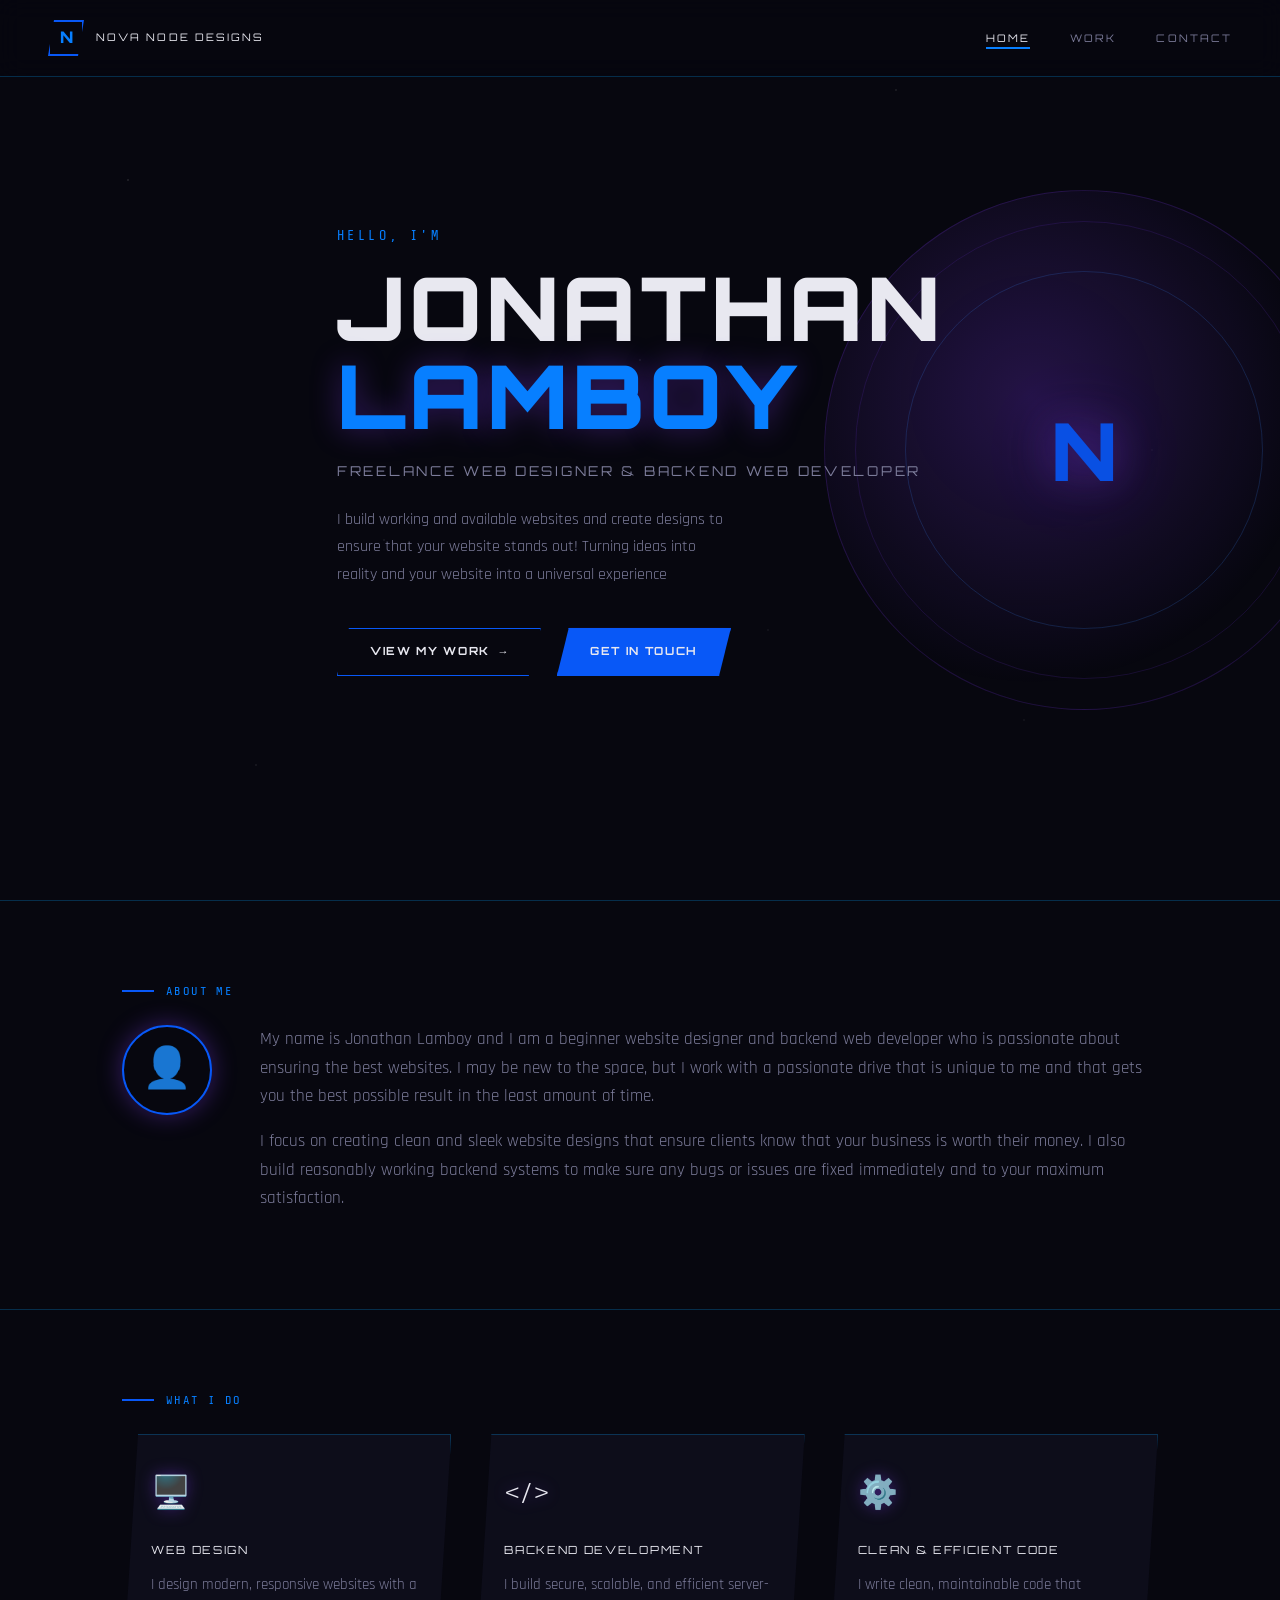
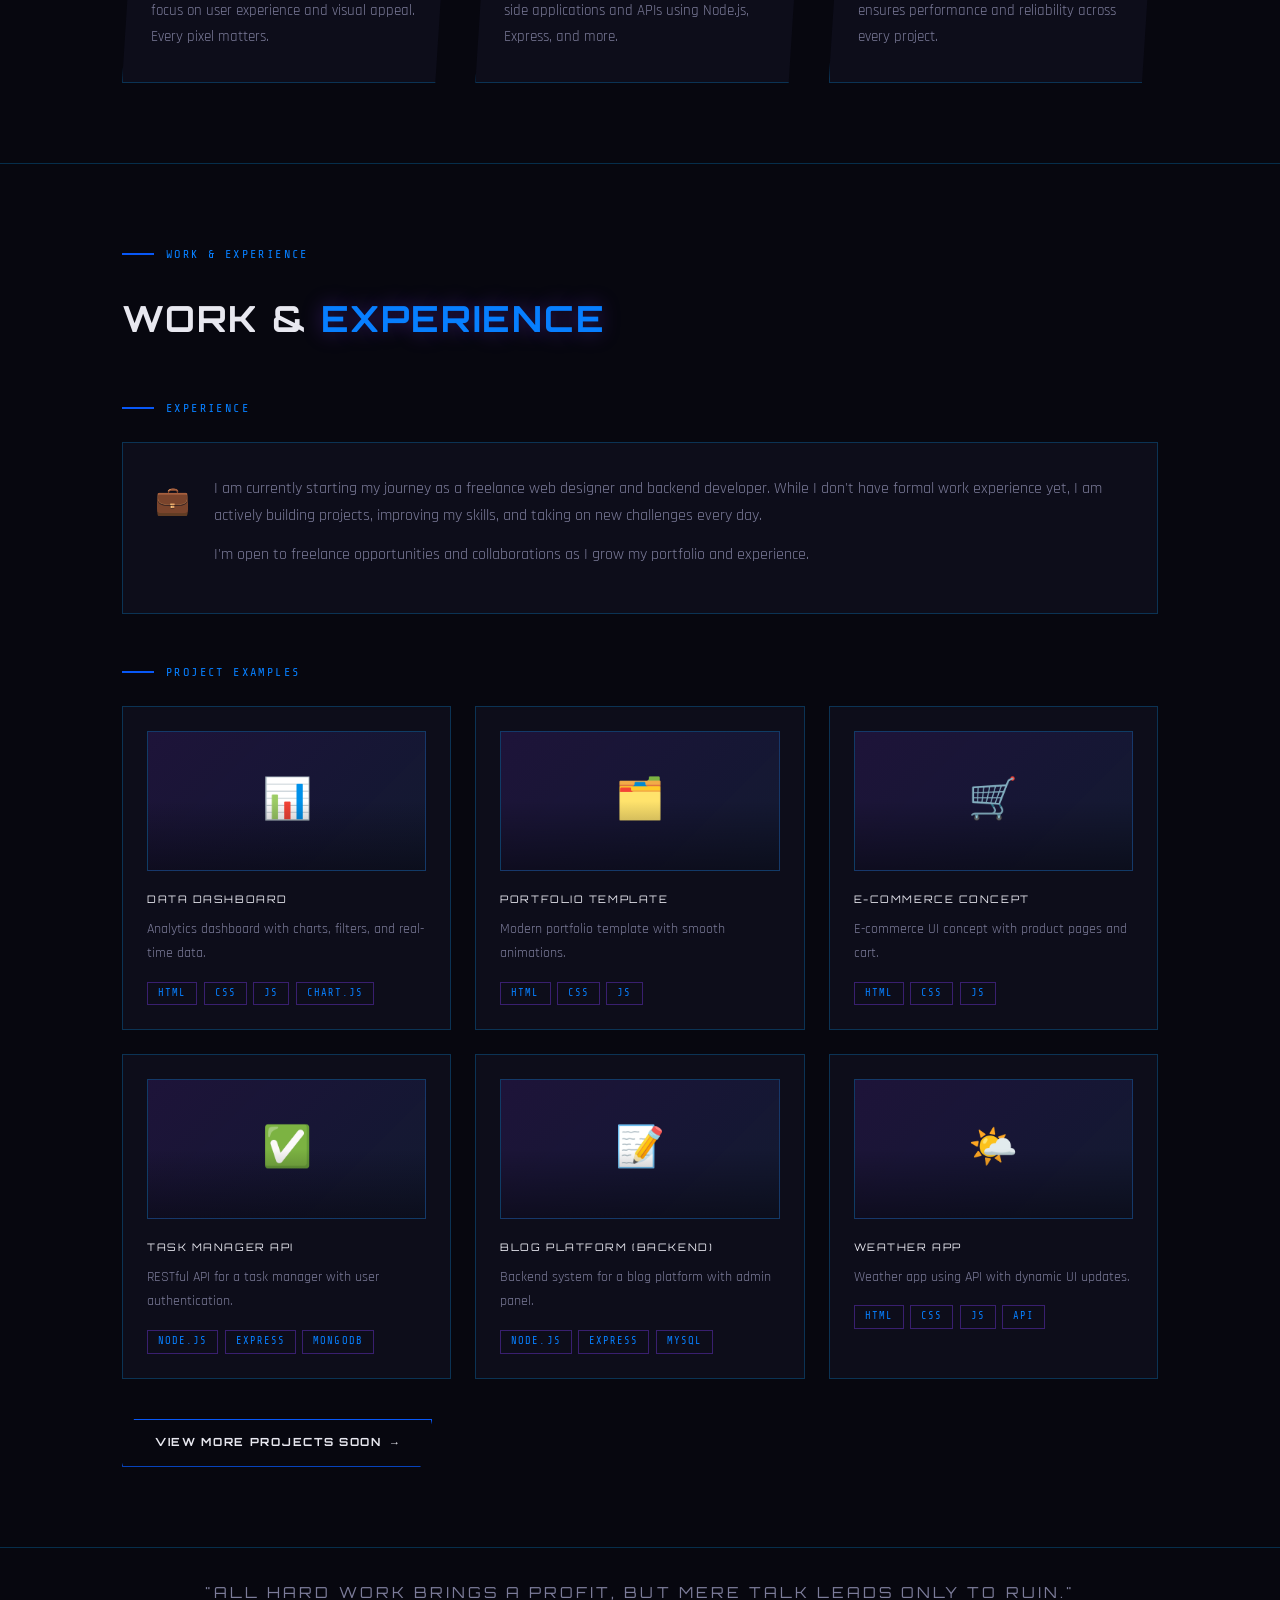
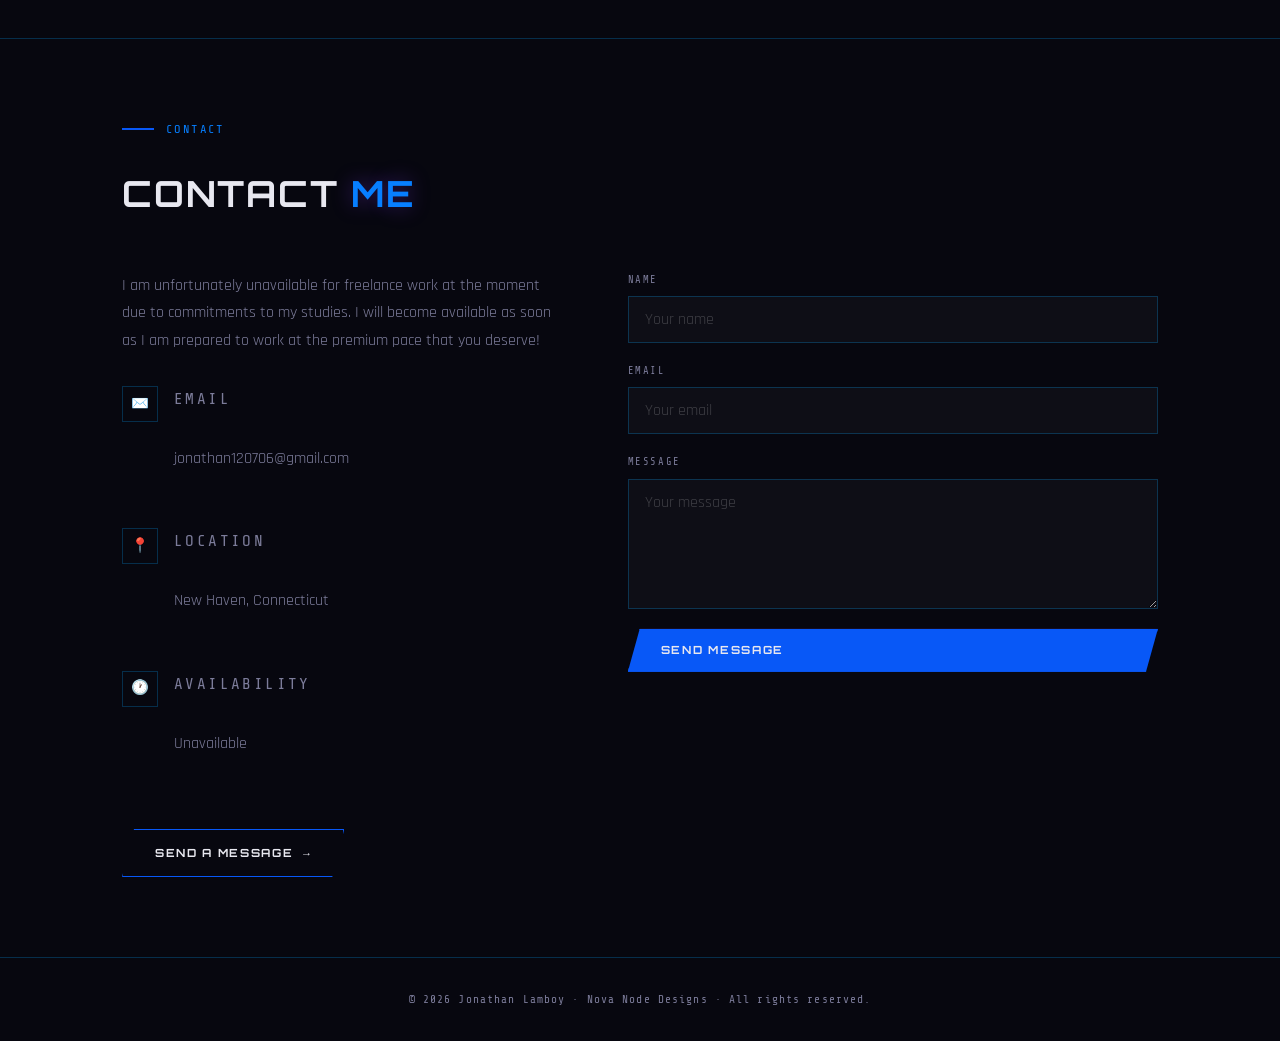
<file: css_1/index.html>
<!DOCTYPE html>
<html lang="en">
<head>
  <meta charset="UTF-8" />
  <meta name="viewport" content="width=device-width, initial-scale=1.0"/>
  <title>Nova Node Designs | Jonathan Lamboy</title>
  <link href="https://fonts.googleapis.com/css2?family=Orbitron:wght@400;700;900&family=Rajdhani:wght@300;400;500;600;700&family=Share+Tech+Mono&display=swap" rel="stylesheet"/>
  <style>
    /* ============================================================
       CSS CUSTOM PROPERTIES — edit colors/fonts here easily
    ============================================================ */
    :root {
      --bg-dark:       #07070f;
      --bg-card:       #0d0d1a;
      --bg-card2:      #11112200;
      --accent:        hsl(220, 94%, 50%);       /* purple */
      --accent-bright: #077fff;
      --accent-glow:   rgba(124,58,237,0.4);
      --accent2:       #3b82f6;       /* blue */
      --text-primary:  #e8e8f0;
      --text-muted:    #7c7c9a;
      --border:        rgba(7, 164, 255, 0.25);
      --font-heading:  'Orbitron', monospace;
      --font-body:     'Rajdhani', sans-serif;
      --font-mono:     'Share Tech Mono', monospace;
    }

    /* ============================================================
       RESET & BASE
    ============================================================ */
    *, *::before, *::after { box-sizing: border-box; margin: 0; padding: 0; }

    html { scroll-behavior: smooth; }

    body {
      background: var(--bg-dark);
      color: var(--text-primary);
      font-family: var(--font-body);
      font-size: 16px;
      line-height: 1.7;
      overflow-x: hidden;
    }

    /* Starfield background */
    body::before {
      content: '';
      position: fixed;
      inset: 0;
      background-image:
        radial-gradient(1px 1px at 10% 20%, rgba(255,255,255,0.3) 0%, transparent 100%),
        radial-gradient(1px 1px at 30% 60%, rgba(255,255,255,0.2) 0%, transparent 100%),
        radial-gradient(1px 1px at 70% 10%, rgba(255,255,255,0.25) 0%, transparent 100%),
        radial-gradient(1px 1px at 80% 80%, rgba(255,255,255,0.15) 0%, transparent 100%),
        radial-gradient(1px 1px at 50% 40%, rgba(255,255,255,0.2) 0%, transparent 100%),
        radial-gradient(1px 1px at 90% 50%, rgba(255,255,255,0.1) 0%, transparent 100%),
        radial-gradient(1px 1px at 20% 85%, rgba(255,255,255,0.2) 0%, transparent 100%),
        radial-gradient(1px 1px at 60% 70%, rgba(255,255,255,0.15) 0%, transparent 100%);
      pointer-events: none;
      z-index: 0;
    }

    /* ============================================================
       UTILITY
    ============================================================ */
    .container {
      max-width: 1100px;
      margin: 0 auto;
      padding: 0 2rem;
    }

    .section { padding: 5rem 0; position: relative; }

    .section-label {
      font-family: var(--font-mono);
      font-size: 0.75rem;
      letter-spacing: 0.2em;
      color: var(--accent-bright);
      text-transform: uppercase;
      display: flex;
      align-items: center;
      gap: 0.75rem;
      margin-bottom: 1.5rem;
    }

    .section-label::before {
      content: '';
      display: block;
      width: 2rem;
      height: 2px;
      background: var(--accent);
    }

    .section-title {
      font-family: var(--font-heading);
      font-size: clamp(1.5rem, 3vw, 2.25rem);
      font-weight: 700;
      letter-spacing: 0.05em;
      text-transform: uppercase;
      margin-bottom: 3rem;
    }

    .glow-text { color: var(--accent-bright); text-shadow: 0 0 20px var(--accent-glow); }

    .btn {
      display: inline-flex;
      align-items: center;
      gap: 0.6rem;
      padding: 0.85rem 2rem;
      border: 1px solid var(--accent);
      background: transparent;
      color: var(--text-primary);
      font-family: var(--font-heading);
      font-size: 0.7rem;
      font-weight: 700;
      letter-spacing: 0.15em;
      text-transform: uppercase;
      text-decoration: none;
      cursor: pointer;
      clip-path: polygon(12px 0%, 100% 0%, calc(100% - 12px) 100%, 0% 100%);
      transition: background 0.25s, box-shadow 0.25s, color 0.25s;
    }

    .btn:hover {
      background: var(--accent);
      box-shadow: 0 0 24px var(--accent-glow);
      color: #fff;
    }

    .btn-filled {
      background: var(--accent);
      box-shadow: 0 0 18px var(--accent-glow);
    }

    .btn-filled:hover {
      background: var(--accent-bright);
    }

    /* ============================================================
       NAVIGATION
    ============================================================ */
    nav {
      position: fixed;
      top: 0; left: 0; right: 0;
      z-index: 100;
      display: flex;
      align-items: center;
      justify-content: space-between;
      padding: 1.25rem 3rem;
      background: rgba(7,7,15,0.85);
      backdrop-filter: blur(12px);
      border-bottom: 1px solid var(--border);
    }

    .nav-logo {
      display: flex;
      align-items: center;
      gap: 0.75rem;
      text-decoration: none;
    }

    .nav-logo-icon {
      width: 36px; height: 36px;
      border: 2px solid var(--accent);
      display: flex; align-items: center; justify-content: center;
      font-family: var(--font-heading);
      font-size: 1rem;
      font-weight: 900;
      color: var(--accent-bright);
      box-shadow: 0 0 12px var(--accent-glow);
      clip-path: polygon(6px 0%, 100% 0%, calc(100% - 6px) 100%, 0% 100%);
    }

    .nav-logo-text {
      font-family: var(--font-heading);
      font-size: 0.65rem;
      letter-spacing: 0.2em;
      text-transform: uppercase;
      color: var(--text-primary);
    }

    .nav-links {
      display: flex;
      gap: 2.5rem;
      list-style: none;
    }

    .nav-links a {
      font-family: var(--font-heading);
      font-size: 0.65rem;
      letter-spacing: 0.2em;
      text-transform: uppercase;
      text-decoration: none;
      color: var(--text-muted);
      transition: color 0.2s;
      position: relative;
      padding-bottom: 4px;
    }

    .nav-links a::after {
      content: '';
      position: absolute;
      bottom: 0; left: 0;
      width: 0; height: 2px;
      background: var(--accent-bright);
      transition: width 0.25s;
    }

    .nav-links a:hover,
    .nav-links a.active {
      color: var(--text-primary);
    }

    .nav-links a:hover::after,
    .nav-links a.active::after {
      width: 100%;
    }

    /* Hamburger (mobile) */
    .hamburger {
      display: none;
      flex-direction: column;
      gap: 5px;
      cursor: pointer;
      background: none;
      border: none;
      padding: 4px;
    }
    .hamburger span {
      display: block;
      width: 24px; height: 2px;
      background: var(--text-primary);
      transition: 0.3s;
    }

    /* ============================================================
       HERO SECTION
    ============================================================ */
    #home {
      min-height: 100vh;
      display: flex;
      align-items: center;
      padding-top: 80px;
      position: relative;
      overflow: hidden;
    }

    .hero-orb {
      position: absolute;
      right: -5%;
      top: 50%;
      transform: translateY(-50%);
      width: 520px; height: 520px;
      border-radius: 50%;
      background: radial-gradient(circle at 40% 40%, rgba(124,58,237,0.25) 0%, transparent 65%);
      border: 1px solid rgba(124,58,237,0.2);
      animation: pulse 4s ease-in-out infinite;
      pointer-events: none;
    }

    .hero-orb::before {
      content: '';
      position: absolute;
      inset: 30px;
      border-radius: 50%;
      border: 1px solid rgba(124,58,237,0.15);
      animation: spin 20s linear infinite;
    }

    .hero-orb::after {
      content: '';
      position: absolute;
      inset: 80px;
      border-radius: 50%;
      border: 1px solid rgba(59,130,246,0.2);
      animation: spin 12s linear infinite reverse;
    }

    /* N logo inside orb */
    .orb-logo {
      position: absolute;
      top: 50%; left: 50%;
      transform: translate(-50%, -50%);
      font-family: var(--font-heading);
      font-size: 5rem;
      font-weight: 900;
      color: var(--accent);
      text-shadow: 0 0 40px var(--accent-glow), 0 0 80px var(--accent-glow);
      opacity: 0.9;
    }

    @keyframes pulse {
      0%, 100% { box-shadow: 0 0 60px rgba(124,58,237,0.15); }
      50%       { box-shadow: 0 0 120px rgba(124,58,237,0.35); }
    }

    @keyframes spin { to { transform: rotate(360deg); } }

    .hero-content { position: relative; z-index: 1; }

    .hero-greeting {
      font-family: var(--font-mono);
      font-size: 0.85rem;
      letter-spacing: 0.25em;
      color: var(--accent-bright);
      text-transform: uppercase;
      margin-bottom: 1rem;
      animation: fadeUp 0.6s ease both;
    }

    .hero-name {
      font-family: var(--font-heading);
      font-size: clamp(3rem, 8vw, 5.5rem);
      font-weight: 900;
      line-height: 1;
      text-transform: uppercase;
      letter-spacing: 0.04em;
      animation: fadeUp 0.7s 0.1s ease both;
    }

    .hero-name .last { color: var(--accent-bright); text-shadow: 0 0 30px var(--accent-glow); }

    .hero-tagline {
      font-family: var(--font-heading);
      font-size: clamp(0.65rem, 1.5vw, 0.85rem);
      letter-spacing: 0.2em;
      color: var(--text-muted);
      text-transform: uppercase;
      margin: 1.25rem 0 1.5rem;
      animation: fadeUp 0.7s 0.2s ease both;
    }

    .hero-desc {
      max-width: 400px;
      color: var(--text-muted);
      font-size: 1rem;
      margin-bottom: 2.5rem;
      animation: fadeUp 0.7s 0.3s ease both;
    }

    .hero-btns {
      display: flex;
      gap: 1rem;
      animation: fadeUp 0.7s 0.4s ease both;
    }

    @keyframes fadeUp {
      from { opacity: 0; transform: translateY(20px); }
      to   { opacity: 1; transform: translateY(0); }
    }

    /* ============================================================
       ABOUT SECTION
    ============================================================ */
    .about-grid {
      display: grid;
      grid-template-columns: auto 1fr;
      gap: 3rem;
      align-items: start;
    }

    .about-avatar {
      width: 90px; height: 90px;
      border: 2px solid var(--accent);
      border-radius: 50%;
      display: flex; align-items: center; justify-content: center;
      font-size: 2.5rem;
      box-shadow: 0 0 24px var(--accent-glow);
      flex-shrink: 0;
    }

    .about-text p { color: var(--text-muted); margin-bottom: 1rem; font-size: 1.05rem; }

    /* ============================================================
       WHAT I DO
    ============================================================ */
    .services-grid {
      display: grid;
      grid-template-columns: repeat(auto-fit, minmax(220px, 1fr));
      gap: 1.5rem;
    }

    .service-card {
      border: 1px solid var(--border);
      background: var(--bg-card);
      padding: 2rem 1.75rem;
      position: relative;
      clip-path: polygon(16px 0%, 100% 0%, calc(100% - 16px) 100%, 0% 100%);
      transition: border-color 0.3s, box-shadow 0.3s, transform 0.3s;
    }

    .service-card:hover {
      border-color: var(--accent);
      box-shadow: 0 0 30px var(--accent-glow);
      transform: translateY(-4px);
    }

    .service-icon {
      font-size: 2rem;
      margin-bottom: 1.25rem;
      display: block;
      filter: drop-shadow(0 0 8px var(--accent-glow));
    }

    .service-title {
      font-family: var(--font-heading);
      font-size: 0.7rem;
      letter-spacing: 0.15em;
      text-transform: uppercase;
      margin-bottom: 0.75rem;
      color: var(--text-primary);
    }

    .service-desc { color: var(--text-muted); font-size: 0.95rem; }

    /* ============================================================
       WORK / PROJECTS SECTION
    ============================================================ */
    .work-intro {
      color: var(--text-muted);
      max-width: 600px;
      margin-bottom: 3rem;
      font-size: 1rem;
    }

    /* ---- Experience block ---- */
    .experience-block {
      border: 1px solid var(--border);
      background: var(--bg-card);
      padding: 2rem;
      margin-bottom: 3rem;
      display: flex;
      gap: 1.5rem;
      align-items: flex-start;
    }

    .exp-icon { font-size: 1.75rem; flex-shrink: 0; margin-top: 4px; }

    .exp-body p { color: var(--text-muted); margin-bottom: 0.75rem; font-size: 1rem; }

    /* ---- Projects grid ---- */
    .projects-grid {
      display: grid;
      grid-template-columns: repeat(auto-fill, minmax(280px, 1fr));
      gap: 1.5rem;
      margin-bottom: 2.5rem;
    }

    .project-card {
      border: 1px solid var(--border);
      background: var(--bg-card);
      padding: 1.5rem;
      transition: border-color 0.3s, box-shadow 0.3s, transform 0.3s;
      cursor: default;
    }

    .project-card:hover {
      border-color: var(--accent);
      box-shadow: 0 0 24px var(--accent-glow);
      transform: translateY(-3px);
    }

    .project-thumb {
      width: 100%;
      height: 140px;
      background: linear-gradient(135deg, rgba(124,58,237,0.15), rgba(59,130,246,0.1));
      border: 1px solid var(--border);
      margin-bottom: 1.25rem;
      display: flex;
      align-items: center;
      justify-content: center;
      font-size: 2.5rem;
      position: relative;
      overflow: hidden;
    }

    .project-thumb::after {
      content: '';
      position: absolute;
      inset: 0;
      background: linear-gradient(to bottom, transparent 50%, rgba(7,7,15,0.6));
    }

    .project-title {
      font-family: var(--font-heading);
      font-size: 0.65rem;
      letter-spacing: 0.15em;
      text-transform: uppercase;
      margin-bottom: 0.5rem;
    }

    .project-desc { color: var(--text-muted); font-size: 0.9rem; margin-bottom: 1rem; }

    .project-tags { display: flex; flex-wrap: wrap; gap: 0.4rem; }

    .tag {
      font-family: var(--font-mono);
      font-size: 0.65rem;
      letter-spacing: 0.1em;
      padding: 2px 10px;
      border: 1px solid rgba(124,58,237,0.4);
      color: var(--accent-bright);
      text-transform: uppercase;
    }

    /* ============================================================
       CONTACT SECTION
    ============================================================ */
    .contact-layout {
      display: grid;
      grid-template-columns: 1fr 1.2fr;
      gap: 4rem;
      align-items: start;
    }

    .contact-info p {
      color: var(--text-muted);
      margin-bottom: 2rem;
      font-size: 1rem;
    }

    .contact-detail {
      display: flex;
      align-items: flex-start;
      gap: 1rem;
      margin-bottom: 1.5rem;
    }

    .contact-detail-icon {
      width: 36px; height: 36px;
      border: 1px solid var(--border);
      display: flex; align-items: center; justify-content: center;
      flex-shrink: 0;
      font-size: 0.9rem;
    }

    .contact-detail-label {
      font-family: var(--font-mono);
      font-size: 0.65rem;
      letter-spacing: 0.15em;
      text-transform: uppercase;
      color: var(--accent-bright);
      margin-bottom: 2px;
    }

    .contact-detail-value { color: var(--text-primary); font-size: 0.95rem; }

    /* ---- Form ---- */
    .contact-form { display: flex; flex-direction: column; gap: 1.25rem; }

    .form-group { display: flex; flex-direction: column; gap: 0.4rem; }

    .form-label {
      font-family: var(--font-mono);
      font-size: 0.65rem;
      letter-spacing: 0.15em;
      text-transform: uppercase;
      color: var(--text-muted);
    }

    .form-input,
    .form-textarea {
      background: rgba(255,255,255,0.03);
      border: 1px solid var(--border);
      color: var(--text-primary);
      font-family: var(--font-body);
      font-size: 1rem;
      padding: 0.75rem 1rem;
      outline: none;
      transition: border-color 0.25s, box-shadow 0.25s;
      width: 100%;
    }

    .form-input::placeholder,
    .form-textarea::placeholder { color: rgba(255,255,255,0.2); }

    .form-input:focus,
    .form-textarea:focus {
      border-color: var(--accent);
      box-shadow: 0 0 12px var(--accent-glow);
    }

    .form-textarea { resize: vertical; min-height: 130px; }

    /* ============================================================
       QUOTE BANNER
    ============================================================ */
    .quote-banner {
      text-align: center;
      padding: 2rem 0;
      border-top: 1px solid var(--border);
      border-bottom: 1px solid var(--border);
      margin: 0;
    }

    .quote-banner blockquote {
      font-family: var(--font-heading);
      font-size: clamp(0.7rem, 1.5vw, 0.95rem);
      letter-spacing: 0.2em;
      text-transform: uppercase;
      color: var(--text-muted);
    }

    /* ============================================================
       FOOTER
    ============================================================ */
    footer {
      text-align: center;
      padding: 2rem;
      font-family: var(--font-mono);
      font-size: 0.7rem;
      letter-spacing: 0.1em;
      color: var(--text-muted);
      border-top: 1px solid var(--border);
    }

    /* ============================================================
       DIVIDER
    ============================================================ */
    .section-divider {
      border: none;
      border-top: 1px solid var(--border);
      margin: 0;
    }

    /* ============================================================
       MOBILE RESPONSIVE
    ============================================================ */
    @media (max-width: 768px) {
      nav { padding: 1rem 1.5rem; }

      .nav-links { display: none; flex-direction: column; gap: 1.5rem; position: absolute;
        top: 100%; left: 0; right: 0; background: rgba(7,7,15,0.97);
        padding: 2rem; border-bottom: 1px solid var(--border); }

      .nav-links.open { display: flex; }

      .hamburger { display: flex; }

      .hero-orb { width: 280px; height: 280px; right: -10%; opacity: 0.5; }

      .about-grid { grid-template-columns: 1fr; }

      .contact-layout { grid-template-columns: 1fr; gap: 2.5rem; }

      .hero-btns { flex-direction: column; align-items: flex-start; }
    }
  </style>
</head>
<body>

  <!-- ============================================================
       NAVIGATION
  ============================================================ -->
  <nav>
    <a href="#home" class="nav-logo">
      <div class="nav-logo-icon">N</div>
      <span class="nav-logo-text">Nova Node Designs</span>
    </a>

    <ul class="nav-links" id="navLinks">
      <li><a href="#home"    class="active">Home</a></li>
      <li><a href="#work">Work</a></li>
      <li><a href="#contact">Contact</a></li>
    </ul>

    <button class="hamburger" id="hamburger" aria-label="Toggle menu">
      <span></span><span></span><span></span>
    </button>
  </nav>


  <!-- ============================================================
       HERO
  ============================================================ -->
  <section id="home" class="section">
    <div class="container">
      <div class="hero-content">
        <p class="hero-greeting">Hello, I'm</p>
        <h1 class="hero-name">
          Jonathan<br>
          <span class="last">Lamboy</span>
        </h1>
        <!-- ✏️ EDIT: change your title below -->
        <p class="hero-tagline">Freelance Web Designer &amp; Backend Web Developer</p>
        <!-- ✏️ EDIT: change your short bio below -->
        <p class="hero-desc">
          I build working and available websites and create designs to ensure that your website stands out!
          Turning ideas into reality and your website into a universal experience
        </p>
        <div class="hero-btns">
          <a href="#work" class="btn">View My Work &nbsp;→</a>
          <a href="#contact" class="btn btn-filled">Get In Touch</a>
        </div>
      </div>
    </div>

    <!-- Decorative orb -->
    <div class="hero-orb">
      <div class="orb-logo">N</div>
    </div>
  </section>


  <!-- ============================================================
       ABOUT
  ============================================================ -->
  <hr class="section-divider"/>
  <section id="about" class="section">
    <div class="container">
      <span class="section-label">About Me</span>
      <div class="about-grid">
        <div class="about-avatar">👤</div>
        <div class="about-text">
          <!-- ✏️ EDIT: change your bio paragraphs below -->
          <p>
            My name is Jonathan Lamboy and I am a beginner website designer and backend web developer who is passionate about ensuring the best websites. I may be new to the space, but I work with a passionate drive that is unique to me and that gets you the best possible result in the least amount of time.
          </p>
          <p>
            I focus on creating clean and sleek website designs that ensure clients know that your business is worth their money. I also build reasonably working backend systems to make sure any bugs or issues are fixed immediately and to your maximum satisfaction.
          </p>
        </div>
      </div>
    </div>
  </section>


  <!-- ============================================================
       WHAT I DO
  ============================================================ -->
  <hr class="section-divider"/>
  <section id="services" class="section">
    <div class="container">
      <span class="section-label">What I Do</span>
      <div class="services-grid">
        <!-- ✏️ EDIT: change service cards or add more below -->
        <div class="service-card">
          <span class="service-icon">🖥️</span>
          <p class="service-title">Web Design</p>
          <p class="service-desc">
            I design modern, responsive websites with a focus on user experience
            and visual appeal. Every pixel matters.
          </p>
        </div>
        <div class="service-card">
          <span class="service-icon">&lt;/&gt;</span>
          <p class="service-title">Backend Development</p>
          <p class="service-desc">
            I build secure, scalable, and efficient server-side applications and APIs
            using Node.js, Express, and more.
          </p>
        </div>
        <div class="service-card">
          <span class="service-icon">⚙️</span>
          <p class="service-title">Clean &amp; Efficient Code</p>
          <p class="service-desc">
            I write clean, maintainable code that ensures performance and reliability
            across every project.
          </p>
        </div>
      </div>
    </div>
  </section>


  <!-- ============================================================
       WORK & EXPERIENCE
  ============================================================ -->
  <hr class="section-divider"/>
  <section id="work" class="section">
    <div class="container">
      <span class="section-label">Work &amp; Experience</span>
      <h2 class="section-title">Work &amp; <span class="glow-text">Experience</span></h2>

      <!-- ---- Experience ---- -->
      <span class="section-label">Experience</span>
      <div class="experience-block">
        <span class="exp-icon">💼</span>
        <div class="exp-body">
          <!-- ✏️ EDIT: add your job titles, companies, dates here -->
          <p>
            I am currently starting my journey as a freelance web designer and backend developer.
            While I don't have formal work experience yet, I am actively building projects,
            improving my skills, and taking on new challenges every day.
          </p>
          <p>
            I'm open to freelance opportunities and collaborations as I grow my portfolio
            and experience.
          </p>

          <!-- Example of how to add a real job entry — uncomment and fill in:
          <p><strong style="color:var(--text-primary)">Job Title — Company Name</strong><br>
          Month Year – Month Year<br>
          Brief description of what you did here.</p>
          -->
        </div>
      </div>

      <!-- ---- Projects ---- -->
      <span class="section-label">Project Examples</span>
      <div class="projects-grid">

        <!-- ✏️ EDIT: change or add project cards. Copy one block and paste it. -->

        <div class="project-card">
          <div class="project-thumb">📊</div>
          <p class="project-title">Data Dashboard</p>
          <p class="project-desc">Analytics dashboard with charts, filters, and real-time data.</p>
          <div class="project-tags">
            <span class="tag">HTML</span>
            <span class="tag">CSS</span>
            <span class="tag">JS</span>
            <span class="tag">Chart.js</span>
          </div>
        </div>

        <div class="project-card">
          <div class="project-thumb">🗂️</div>
          <p class="project-title">Portfolio Template</p>
          <p class="project-desc">Modern portfolio template with smooth animations.</p>
          <div class="project-tags">
            <span class="tag">HTML</span>
            <span class="tag">CSS</span>
            <span class="tag">JS</span>
          </div>
        </div>

        <div class="project-card">
          <div class="project-thumb">🛒</div>
          <p class="project-title">E-Commerce Concept</p>
          <p class="project-desc">E-commerce UI concept with product pages and cart.</p>
          <div class="project-tags">
            <span class="tag">HTML</span>
            <span class="tag">CSS</span>
            <span class="tag">JS</span>
          </div>
        </div>

        <div class="project-card">
          <div class="project-thumb">✅</div>
          <p class="project-title">Task Manager API</p>
          <p class="project-desc">RESTful API for a task manager with user authentication.</p>
          <div class="project-tags">
            <span class="tag">Node.js</span>
            <span class="tag">Express</span>
            <span class="tag">MongoDB</span>
          </div>
        </div>

        <div class="project-card">
          <div class="project-thumb">📝</div>
          <p class="project-title">Blog Platform (Backend)</p>
          <p class="project-desc">Backend system for a blog platform with admin panel.</p>
          <div class="project-tags">
            <span class="tag">Node.js</span>
            <span class="tag">Express</span>
            <span class="tag">MySQL</span>
          </div>
        </div>

        <div class="project-card">
          <div class="project-thumb">🌤️</div>
          <p class="project-title">Weather App</p>
          <p class="project-desc">Weather app using API with dynamic UI updates.</p>
          <div class="project-tags">
            <span class="tag">HTML</span>
            <span class="tag">CSS</span>
            <span class="tag">JS</span>
            <span class="tag">API</span>
          </div>
        </div>

      </div>

      <a href="#contact" class="btn">View More Projects Soon &nbsp;→</a>
    </div>
  </section>


  <!-- ============================================================
       QUOTE BANNER
  ============================================================ -->
  <div class="quote-banner">
    <div class="container">
      <!-- ✏️ EDIT: change your personal quote -->
      <blockquote>"All hard work brings a profit, but mere talk leads only to ruin."</blockquote>
    </div>
  </div>


  <!-- ============================================================
       CONTACT
  ============================================================ -->
  <section id="contact" class="section">
    <div class="container">
      <span class="section-label">Contact</span>
      <h2 class="section-title">Contact <span class="glow-text">Me</span></h2>

      <div class="contact-layout">

        <!-- Left: info -->
        <div class="contact-info">
          <p>I am unfortunately unavailable for freelance work at the moment due to commitments to my studies. I will become available as soon as I am prepared to work at the premium pace that you deserve!</p>

          <!-- ✏️ EDIT: update your email, location, and availability below -->
          <div class="contact-detail">
            <div class="contact-detail-icon">✉️</div>
            <div>
              <p class="contact-detail-label">Email</p>
              <!-- Change this email -->
              <p class="contact-detail-value">jonathan120706@gmail.com</p>
            </div>
          </div>

          <div class="contact-detail">
            <div class="contact-detail-icon">📍</div>
            <div>
              <p class="contact-detail-label">Location</p>
              <!-- Change your location -->
              <p class="contact-detail-value">New Haven, Connecticut</p>
            </div>
          </div>

          <div class="contact-detail">
            <div class="contact-detail-icon">🕐</div>
            <div>
              <p class="contact-detail-label">Availability</p>
              <!-- Change your availability status -->
              <p class="contact-detail-value">Unavailable</p>
            </div>
          </div>

          <a href="mailto:jonathan120706@gmail.com" class="btn" style="margin-top:1rem;">
            Send A Message &nbsp;→
          </a>
        </div>

        <!-- Right: form -->
        <!-- ✏️ NOTE: To make this form actually send emails, you need a service like
             Formspree (https://formspree.io) — free and easy. Replace the action URL. -->
        <form class="contact-form"
              action="https://formspree.io/f/xvzyzaak"
            method="POST">
          <div class="form-group">
            <label class="form-label" for="name">Name</label>
            <input class="form-input" id="name" name="name" type="text"
                   placeholder="Your name" required/>
          </div>
          <div class="form-group">
            <label class="form-label" for="email">Email</label>
            <input class="form-input" id="email" name="email" type="email"
                   placeholder="Your email" required/>
          </div>
          <div class="form-group">
            <label class="form-label" for="message">Message</label>
            <textarea class="form-textarea" id="message" name="message"
                      placeholder="Your message" required></textarea>
          </div>
          <button type="submit" class="btn btn-filled">Send Message</button>
        </form>

      </div>
    </div>
  </section>


  <!-- ============================================================
       FOOTER
  ============================================================ -->
  <footer>
    <!-- ✏️ EDIT: update your name and year -->
    <p>© 2026 Jonathan Lamboy · Nova Node Designs · All rights reserved.</p>
  </footer>


  <!-- ============================================================
       JAVASCRIPT — mobile menu & active nav link
  ============================================================ -->
  <script>
    // Mobile hamburger menu
    const hamburger = document.getElementById('hamburger');
    const navLinks  = document.getElementById('navLinks');

    hamburger.addEventListener('click', () => {
      navLinks.classList.toggle('open');
    });

    // Close menu when a link is clicked
    navLinks.querySelectorAll('a').forEach(link => {
      link.addEventListener('click', () => navLinks.classList.remove('open'));
    });

    // Highlight active nav link on scroll
    const sections = document.querySelectorAll('section[id]');
    const links    = document.querySelectorAll('.nav-links a');

    function setActive() {
      let current = '';
      sections.forEach(sec => {
        if (window.scrollY >= sec.offsetTop - 120) current = sec.id;
      });
      links.forEach(a => {
        a.classList.toggle('active', a.getAttribute('href') === '#' + current);
      });
    }

    window.addEventListener('scroll', setActive);
    setActive();
  </script>

</body>
</html>
</file>
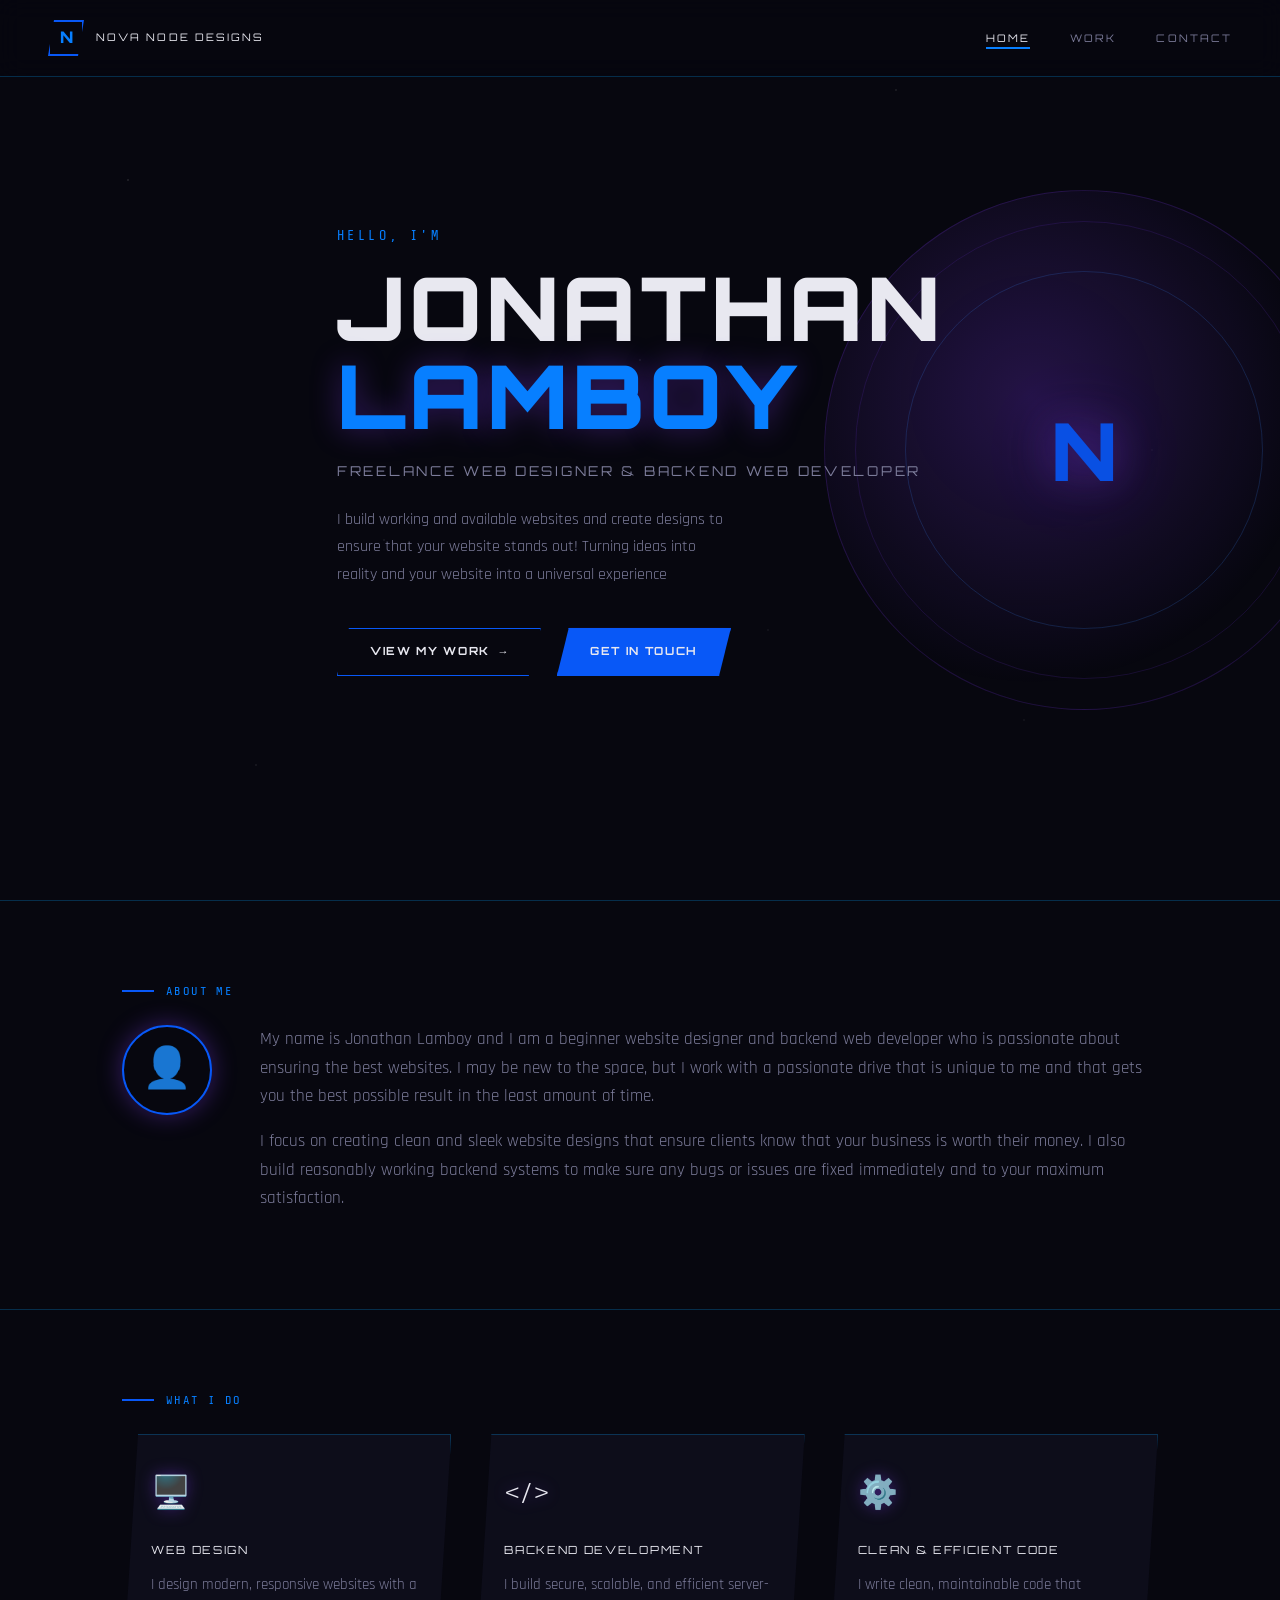
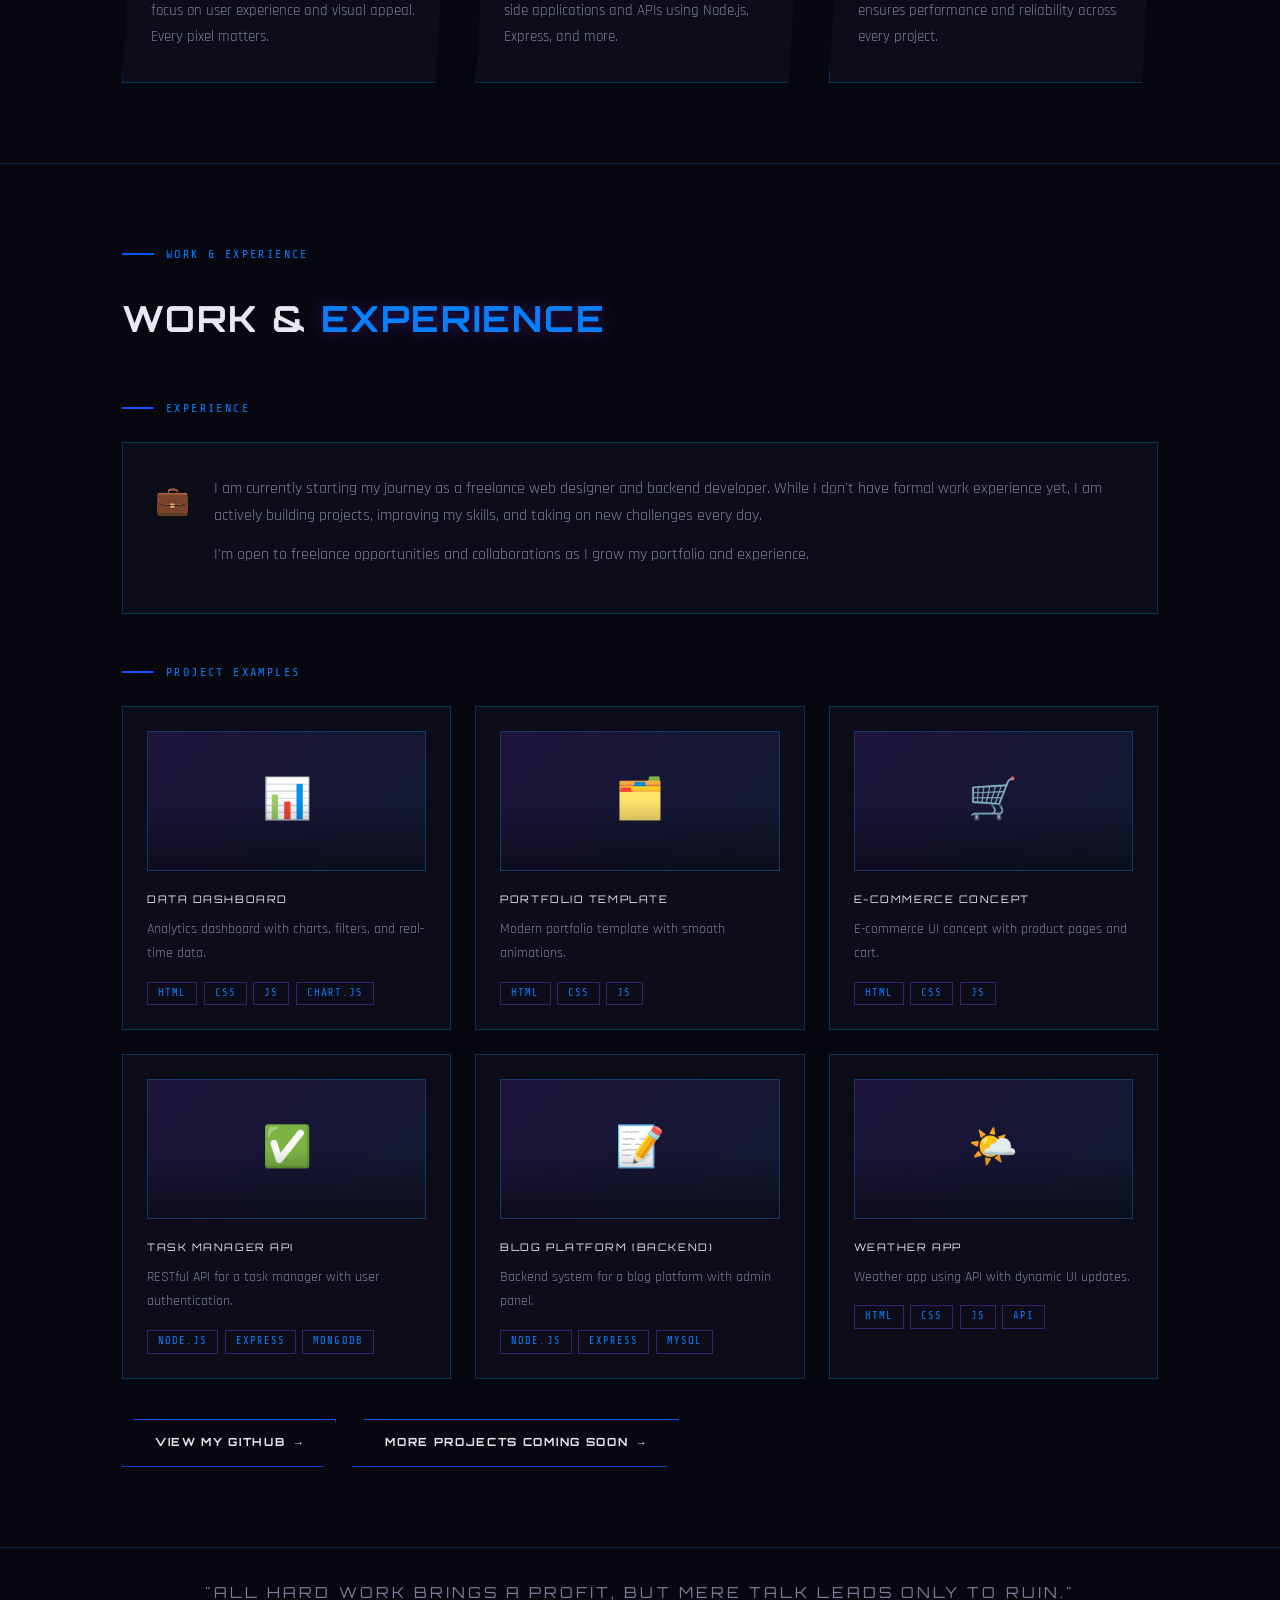
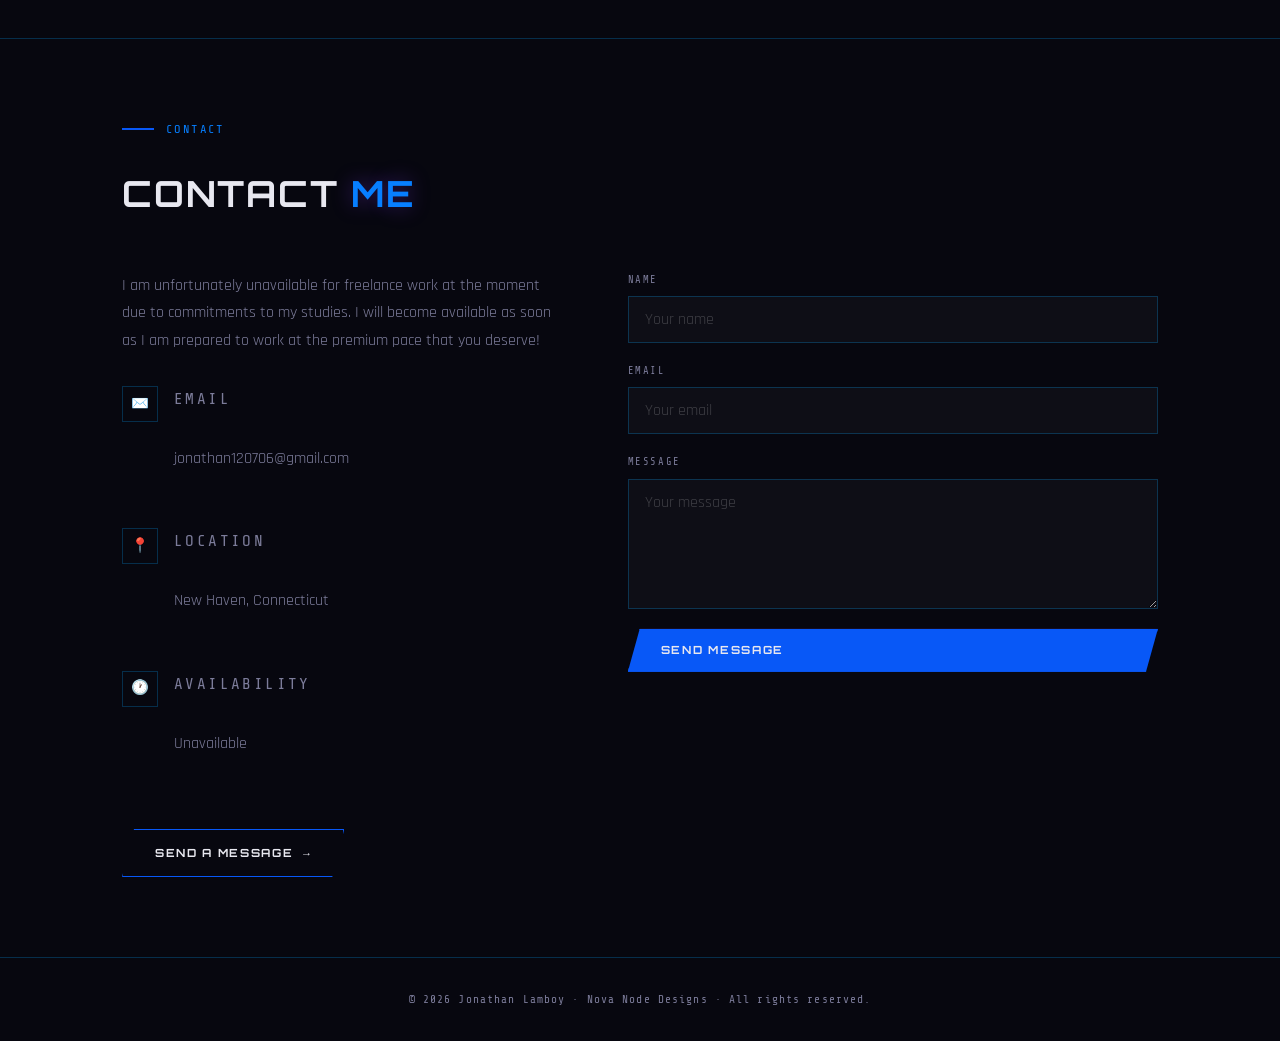
<file: html_1/index.html>
<!DOCTYPE html>
<html lang="en">
<head>
  <meta charset="UTF-8" />
  <meta name="viewport" content="width=device-width, initial-scale=1.0"/>
  <title>Nova Node Designs | Jonathan Lamboy</title>
  <link href="https://fonts.googleapis.com/css2?family=Orbitron:wght@400;700;900&family=Rajdhani:wght@300;400;500;600;700&family=Share+Tech+Mono&display=swap" rel="stylesheet"/>
  <link rel="stylesheet" href="style.css"/>
</head>
<body>

  <!-- ============================================================
       NAVIGATION
  ============================================================ -->
  <nav>
    <a href="#home" class="nav-logo">
      <div class="nav-logo-icon">N</div>
      <span class="nav-logo-text">Nova Node Designs</span>
    </a>

    <ul class="nav-links" id="navLinks">
      <li><a href="#home"    class="active">Home</a></li>
      <li><a href="#work">Work</a></li>
      <li><a href="#contact">Contact</a></li>
    </ul>

    <button class="hamburger" id="hamburger" aria-label="Toggle menu">
      <span></span><span></span><span></span>
    </button>
  </nav>


  <!-- ============================================================
       HERO
  ============================================================ -->
  <section id="home" class="section">
    <div class="container">
      <div class="hero-content">
        <p class="hero-greeting">Hello, I'm</p>
        <h1 class="hero-name">
          Jonathan<br>
          <span class="last">Lamboy</span>
        </h1>
        <!-- ✏️ EDIT: change your title below -->
        <p class="hero-tagline">Freelance Web Designer &amp; Backend Web Developer</p>
        <!-- ✏️ EDIT: change your short bio below -->
        <p class="hero-desc">
          I build working and available websites and create designs to ensure that your website stands out!
          Turning ideas into reality and your website into a universal experience
        </p>
        <div class="hero-btns">
          <a href="#work" class="btn">View My Work &nbsp;→</a>
          <a href="#contact" class="btn btn-filled">Get In Touch</a>
        </div>
      </div>
    </div>

    <!-- Decorative orb -->
    <div class="hero-orb">
      <div class="orb-logo">N</div>
    </div>
  </section>


  <!-- ============================================================
       ABOUT
  ============================================================ -->
  <hr class="section-divider"/>
  <section id="about" class="section">
    <div class="container">
      <span class="section-label">About Me</span>
      <div class="about-grid">
        <div class="about-avatar">👤</div>
        <div class="about-text">
          <!-- ✏️ EDIT: change your bio paragraphs below -->
          <p>
            My name is Jonathan Lamboy and I am a beginner website designer and backend web developer who is passionate about ensuring the best websites. I may be new to the space, but I work with a passionate drive that is unique to me and that gets you the best possible result in the least amount of time.
          </p>
          <p>
            I focus on creating clean and sleek website designs that ensure clients know that your business is worth their money. I also build reasonably working backend systems to make sure any bugs or issues are fixed immediately and to your maximum satisfaction.
          </p>
        </div>
      </div>
    </div>
  </section>


  <!-- ============================================================
       WHAT I DO
  ============================================================ -->
  <hr class="section-divider"/>
  <section id="services" class="section">
    <div class="container">
      <span class="section-label">What I Do</span>
      <div class="services-grid">
        <!-- ✏️ EDIT: change service cards or add more below -->
        <div class="service-card">
          <span class="service-icon">🖥️</span>
          <p class="service-title">Web Design</p>
          <p class="service-desc">
            I design modern, responsive websites with a focus on user experience
            and visual appeal. Every pixel matters.
          </p>
        </div>
        <div class="service-card">
          <span class="service-icon">&lt;/&gt;</span>
          <p class="service-title">Backend Development</p>
          <p class="service-desc">
            I build secure, scalable, and efficient server-side applications and APIs
            using Node.js, Express, and more.
          </p>
        </div>
        <div class="service-card">
          <span class="service-icon">⚙️</span>
          <p class="service-title">Clean &amp; Efficient Code</p>
          <p class="service-desc">
            I write clean, maintainable code that ensures performance and reliability
            across every project.
          </p>
        </div>
      </div>
    </div>
  </section>


  <!-- ============================================================
       WORK & EXPERIENCE
  ============================================================ -->
  <hr class="section-divider"/>
  <section id="work" class="section">
    <div class="container">
      <span class="section-label">Work &amp; Experience</span>
      <h2 class="section-title">Work &amp; <span class="glow-text">Experience</span></h2>

      <!-- ---- Experience ---- -->
      <span class="section-label">Experience</span>
      <div class="experience-block">
        <span class="exp-icon">💼</span>
        <div class="exp-body">
          <!-- ✏️ EDIT: add your job titles, companies, dates here -->
          <p>
            I am currently starting my journey as a freelance web designer and backend developer.
            While I don't have formal work experience yet, I am actively building projects,
            improving my skills, and taking on new challenges every day.
          </p>
          <p>
            I'm open to freelance opportunities and collaborations as I grow my portfolio
            and experience.
          </p>

          <!-- Example of how to add a real job entry — uncomment and fill in:
          <p><strong style="color:var(--text-primary)">Job Title — Company Name</strong><br>
          Month Year – Month Year<br>
          Brief description of what you did here.</p>
          -->
        </div>
      </div>

      <!-- ---- Projects ---- -->
      <span class="section-label">Project Examples</span>
      <div class="projects-grid">

        <!-- ✏️ EDIT: change or add project cards. Copy one block and paste it. -->

        <div class="project-card">
          <div class="project-thumb">📊</div>
          <p class="project-title">Data Dashboard</p>
          <p class="project-desc">Analytics dashboard with charts, filters, and real-time data.</p>
          <div class="project-tags">
            <span class="tag">HTML</span>
            <span class="tag">CSS</span>
            <span class="tag">JS</span>
            <span class="tag">Chart.js</span>
          </div>
        </div>

        <div class="project-card">
          <div class="project-thumb">🗂️</div>
          <p class="project-title">Portfolio Template</p>
          <p class="project-desc">Modern portfolio template with smooth animations.</p>
          <div class="project-tags">
            <span class="tag">HTML</span>
            <span class="tag">CSS</span>
            <span class="tag">JS</span>
          </div>
        </div>

        <div class="project-card">
          <div class="project-thumb">🛒</div>
          <p class="project-title">E-Commerce Concept</p>
          <p class="project-desc">E-commerce UI concept with product pages and cart.</p>
          <div class="project-tags">
            <span class="tag">HTML</span>
            <span class="tag">CSS</span>
            <span class="tag">JS</span>
          </div>
        </div>

        <div class="project-card">
          <div class="project-thumb">✅</div>
          <p class="project-title">Task Manager API</p>
          <p class="project-desc">RESTful API for a task manager with user authentication.</p>
          <div class="project-tags">
            <span class="tag">Node.js</span>
            <span class="tag">Express</span>
            <span class="tag">MongoDB</span>
          </div>
        </div>

        <div class="project-card">
          <div class="project-thumb">📝</div>
          <p class="project-title">Blog Platform (Backend)</p>
          <p class="project-desc">Backend system for a blog platform with admin panel.</p>
          <div class="project-tags">
            <span class="tag">Node.js</span>
            <span class="tag">Express</span>
            <span class="tag">MySQL</span>
          </div>
        </div>

        <div class="project-card">
          <div class="project-thumb">🌤️</div>
          <p class="project-title">Weather App</p>
          <p class="project-desc">Weather app using API with dynamic UI updates.</p>
          <div class="project-tags">
            <span class="tag">HTML</span>
            <span class="tag">CSS</span>
            <span class="tag">JS</span>
            <span class="tag">API</span>
          </div>
        </div>

      </div>

      <div class="work-btns">
  <a href="https://github.com/OrionTakahashi" target="_blank" class="btn">View My GitHub &nbsp;→</a>
  <a href="#contact" class="btn">More Projects Coming Soon &nbsp;→</a>
</div>
    </div>
  </section>


  <!-- ============================================================
       QUOTE BANNER
  ============================================================ -->
  <div class="quote-banner">
    <div class="container">
      <!-- ✏️ EDIT: change your personal quote -->
      <blockquote>"All hard work brings a profit, but mere talk leads only to ruin."</blockquote>
    </div>
  </div>


  <!-- ============================================================
       CONTACT
  ============================================================ -->
  <section id="contact" class="section">
    <div class="container">
      <span class="section-label">Contact</span>
      <h2 class="section-title">Contact <span class="glow-text">Me</span></h2>

      <div class="contact-layout">

        <!-- Left: info -->
        <div class="contact-info">
          <p>I am unfortunately unavailable for freelance work at the moment due to commitments to my studies. I will become available as soon as I am prepared to work at the premium pace that you deserve!</p>

          <!-- ✏️ EDIT: update your email, location, and availability below -->
          <div class="contact-detail">
            <div class="contact-detail-icon">✉️</div>
            <div>
              <p class="contact-detail-label">Email</p>
              <!-- Change this email -->
              <p class="contact-detail-value">jonathan120706@gmail.com</p>
            </div>
          </div>

          <div class="contact-detail">
            <div class="contact-detail-icon">📍</div>
            <div>
              <p class="contact-detail-label">Location</p>
              <!-- Change your location -->
              <p class="contact-detail-value">New Haven, Connecticut</p>
            </div>
          </div>

          <div class="contact-detail">
            <div class="contact-detail-icon">🕐</div>
            <div>
              <p class="contact-detail-label">Availability</p>
              <!-- Change your availability status -->
              <p class="contact-detail-value">Unavailable</p>
            </div>
          </div>

          <a href="mailto:jonathan120706@gmail.com" class="btn" style="margin-top:1rem;">
            Send A Message &nbsp;→
          </a>
        </div>

        <!-- Right: form -->
        <!-- ✏️ NOTE: To make this form actually send emails, you need a service like
             Formspree (https://formspree.io) — free and easy. Replace the action URL. -->
        <form class="contact-form"
              action="https://formspree.io/f/xvzyzaak"
            method="POST">
          <div class="form-group">
            <label class="form-label" for="name">Name</label>
            <input class="form-input" id="name" name="name" type="text"
                   placeholder="Your name" required/>
          </div>
          <div class="form-group">
            <label class="form-label" for="email">Email</label>
            <input class="form-input" id="email" name="email" type="email"
                   placeholder="Your email" required/>
          </div>
          <div class="form-group">
            <label class="form-label" for="message">Message</label>
            <textarea class="form-textarea" id="message" name="message"
                      placeholder="Your message" required></textarea>
          </div>
          <button type="submit" class="btn btn-filled">Send Message</button>
        </form>

      </div>
    </div>
  </section>


  <!-- ============================================================
       FOOTER
  ============================================================ -->
  <footer>
    <!-- ✏️ EDIT: update your name and year -->
    <p>© 2026 Jonathan Lamboy · Nova Node Designs · All rights reserved.</p>
  </footer>


  <!-- ============================================================
       JAVASCRIPT — mobile menu & active nav link
  ============================================================ -->
  <script>
    // Mobile hamburger menu
    const hamburger = document.getElementById('hamburger');
    const navLinks  = document.getElementById('navLinks');

    hamburger.addEventListener('click', () => {
      navLinks.classList.toggle('open');
    });

    // Close menu when a link is clicked
    navLinks.querySelectorAll('a').forEach(link => {
      link.addEventListener('click', () => navLinks.classList.remove('open'));
    });

    // Highlight active nav link on scroll
    const sections = document.querySelectorAll('section[id]');
    const links    = document.querySelectorAll('.nav-links a');

    function setActive() {
      let current = '';
      sections.forEach(sec => {
        if (window.scrollY >= sec.offsetTop - 120) current = sec.id;
      });
      links.forEach(a => {
        a.classList.toggle('active', a.getAttribute('href') === '#' + current);
      });
    }

    window.addEventListener('scroll', setActive);
    setActive();
  </script>

</body>
</html>
</file>
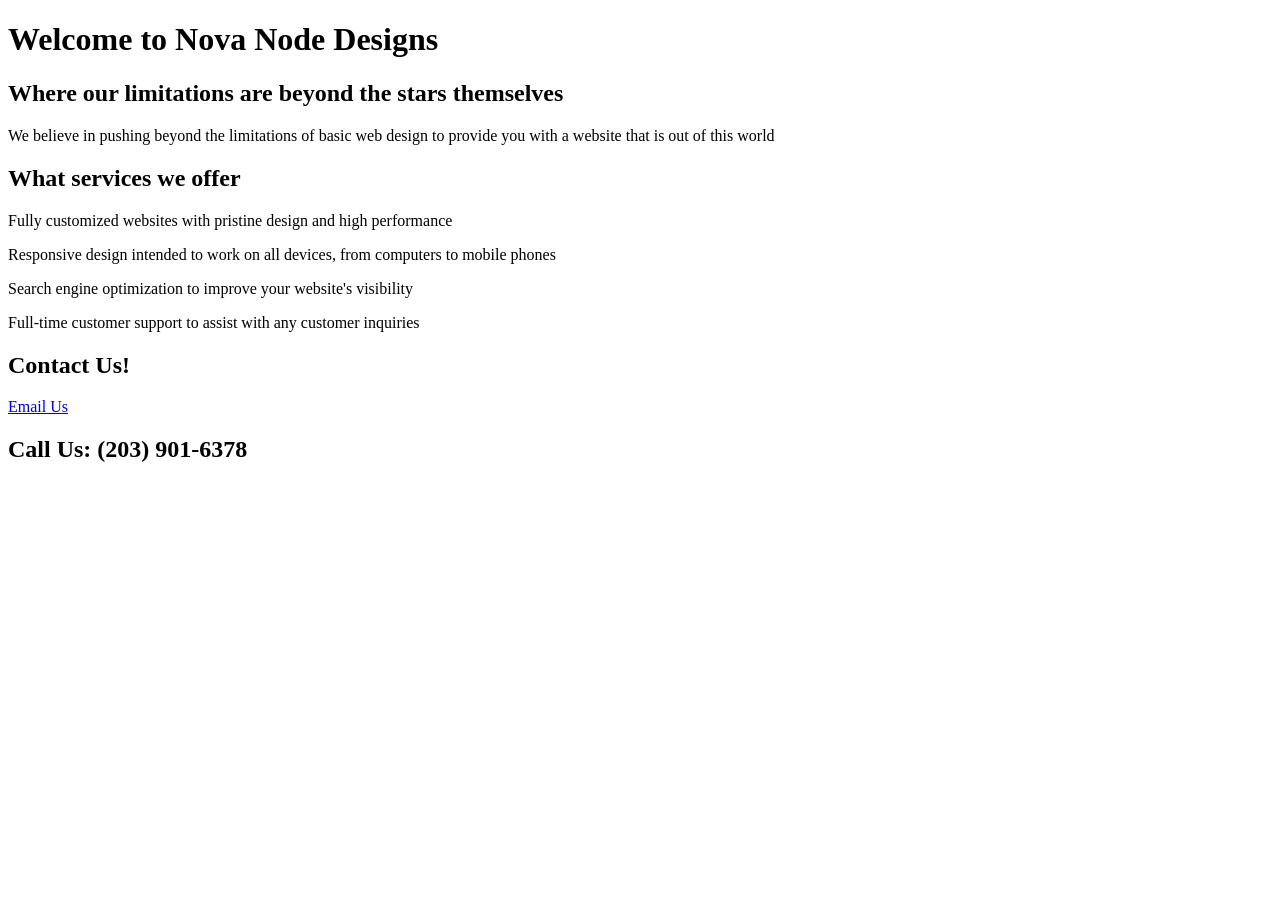
<file: html_1/index.html (OG).html>
<!DOCTYPE html>
<html lang="en">
<head>
    <meta charset="UTF-8">
    <meta name="viewport" content="width=device-width, initial-scale=1.0">
    <title>Document</title>
</head>
<body>
   <header>
<h1> Welcome to Nova Node Designs
</h1>


 
  
    <main>
<section>
 <h2>Where our limitations are beyond the stars themselves</h2>
<p>We believe in pushing beyond the limitations of basic web design to provide you with a website that is out of this world</p>
</section>





</section>
<h2>What services we offer</h2>
<p>Fully customized websites with pristine design and high performance</p>
<p>Responsive design intended to work on all devices, from computers to mobile phones</p>
<p>Search engine optimization to improve your website's visibility</p>
<p>Full-time customer support to assist with any customer inquiries</p>

<section>
<h2>Contact Us!</h2>
<a href="mailto:jonathan120706@gmail.com">Email Us</a>
<h2>Call Us: (203) 901-6378</h2>
</section>
</main>

</body>
</html>
</file>
<file: html_1/style.css>
.work-btns { display: flex; gap: 1rem; flex-wrap: wrap; }
    /* ============================================================
       CSS CUSTOM PROPERTIES — edit colors/fonts here easily
    ============================================================ */
    :root {
      --bg-dark:       #07070f;
      --bg-card:       #0d0d1a;
      --bg-card2:      #11112200;
      --accent:        hsl(220, 94%, 50%);       /* purple */
      --accent-bright: #077fff;
      --accent-glow:   rgba(124,58,237,0.4);
      --accent2:       #3b82f6;       /* blue */
      --text-primary:  #e8e8f0;
      --text-muted:    #7c7c9a;
      --border:        rgba(7, 164, 255, 0.25);
      --font-heading:  'Orbitron', monospace;
      --font-body:     'Rajdhani', sans-serif;
      --font-mono:     'Share Tech Mono', monospace;
    }

    /* ============================================================
       RESET & BASE
    ============================================================ */
    *, *::before, *::after { box-sizing: border-box; margin: 0; padding: 0; }

    html { scroll-behavior: smooth; }

    body {
      background: var(--bg-dark);
      color: var(--text-primary);
      font-family: var(--font-body);
      font-size: 16px;
      line-height: 1.7;
      overflow-x: hidden;
    }

    /* Starfield background */
    body::before {
      content: '';
      position: fixed;
      inset: 0;
      background-image:
        radial-gradient(1px 1px at 10% 20%, rgba(255,255,255,0.3) 0%, transparent 100%),
        radial-gradient(1px 1px at 30% 60%, rgba(255,255,255,0.2) 0%, transparent 100%),
        radial-gradient(1px 1px at 70% 10%, rgba(255,255,255,0.25) 0%, transparent 100%),
        radial-gradient(1px 1px at 80% 80%, rgba(255,255,255,0.15) 0%, transparent 100%),
        radial-gradient(1px 1px at 50% 40%, rgba(255,255,255,0.2) 0%, transparent 100%),
        radial-gradient(1px 1px at 90% 50%, rgba(255,255,255,0.1) 0%, transparent 100%),
        radial-gradient(1px 1px at 20% 85%, rgba(255,255,255,0.2) 0%, transparent 100%),
        radial-gradient(1px 1px at 60% 70%, rgba(255,255,255,0.15) 0%, transparent 100%);
      pointer-events: none;
      z-index: 0;
    }

    /* ============================================================
       UTILITY
    ============================================================ */
    .container {
      max-width: 1100px;
      margin: 0 auto;
      padding: 0 2rem;
    }

    .section { padding: 5rem 0; position: relative; }

    .section-label {
      font-family: var(--font-mono);
      font-size: 0.75rem;
      letter-spacing: 0.2em;
      color: var(--accent-bright);
      text-transform: uppercase;
      display: flex;
      align-items: center;
      gap: 0.75rem;
      margin-bottom: 1.5rem;
    }

    .section-label::before {
      content: '';
      display: block;
      width: 2rem;
      height: 2px;
      background: var(--accent);
    }

    .section-title {
      font-family: var(--font-heading);
      font-size: clamp(1.5rem, 3vw, 2.25rem);
      font-weight: 700;
      letter-spacing: 0.05em;
      text-transform: uppercase;
      margin-bottom: 3rem;
    }

    .glow-text { color: var(--accent-bright); text-shadow: 0 0 20px var(--accent-glow); }

    .btn {
      display: inline-flex;
      align-items: center;
      gap: 0.6rem;
      padding: 0.85rem 2rem;
      border: 1px solid var(--accent);
      background: transparent;
      color: var(--text-primary);
      font-family: var(--font-heading);
      font-size: 0.7rem;
      font-weight: 700;
      letter-spacing: 0.15em;
      text-transform: uppercase;
      text-decoration: none;
      cursor: pointer;
      clip-path: polygon(12px 0%, 100% 0%, calc(100% - 12px) 100%, 0% 100%);
      transition: background 0.25s, box-shadow 0.25s, color 0.25s;
    }

    .btn:hover {
      background: var(--accent);
      box-shadow: 0 0 24px var(--accent-glow);
      color: #fff;
    }

    .btn-filled {
      background: var(--accent);
      box-shadow: 0 0 18px var(--accent-glow);
    }

    .btn-filled:hover {
      background: var(--accent-bright);
    }

    /* ============================================================
       NAVIGATION
    ============================================================ */
    nav {
      position: fixed;
      top: 0; left: 0; right: 0;
      z-index: 100;
      display: flex;
      align-items: center;
      justify-content: space-between;
      padding: 1.25rem 3rem;
      background: rgba(7,7,15,0.85);
      backdrop-filter: blur(12px);
      border-bottom: 1px solid var(--border);
    }

    .nav-logo {
      display: flex;
      align-items: center;
      gap: 0.75rem;
      text-decoration: none;
    }

    .nav-logo-icon {
      width: 36px; height: 36px;
      border: 2px solid var(--accent);
      display: flex; align-items: center; justify-content: center;
      font-family: var(--font-heading);
      font-size: 1rem;
      font-weight: 900;
      color: var(--accent-bright);
      box-shadow: 0 0 12px var(--accent-glow);
      clip-path: polygon(6px 0%, 100% 0%, calc(100% - 6px) 100%, 0% 100%);
    }

    .nav-logo-text {
      font-family: var(--font-heading);
      font-size: 0.65rem;
      letter-spacing: 0.2em;
      text-transform: uppercase;
      color: var(--text-primary);
    }

    .nav-links {
      display: flex;
      gap: 2.5rem;
      list-style: none;
    }

    .nav-links a {
      font-family: var(--font-heading);
      font-size: 0.65rem;
      letter-spacing: 0.2em;
      text-transform: uppercase;
      text-decoration: none;
      color: var(--text-muted);
      transition: color 0.2s;
      position: relative;
      padding-bottom: 4px;
    }

    .nav-links a::after {
      content: '';
      position: absolute;
      bottom: 0; left: 0;
      width: 0; height: 2px;
      background: var(--accent-bright);
      transition: width 0.25s;
    }

    .nav-links a:hover,
    .nav-links a.active {
      color: var(--text-primary);
    }

    .nav-links a:hover::after,
    .nav-links a.active::after {
      width: 100%;
    }

    /* Hamburger (mobile) */
    .hamburger {
      display: none;
      flex-direction: column;
      gap: 5px;
      cursor: pointer;
      background: none;
      border: none;
      padding: 4px;
    }
    .hamburger span {
      display: block;
      width: 24px; height: 2px;
      background: var(--text-primary);
      transition: 0.3s;
    }

    /* ============================================================
       HERO SECTION
    ============================================================ */
    #home {
      min-height: 100vh;
      display: flex;
      align-items: center;
      padding-top: 80px;
      position: relative;
      overflow: hidden;
    }

    .hero-orb {
      position: absolute;
      right: -5%;
      top: 50%;
      transform: translateY(-50%);
      width: 520px; height: 520px;
      border-radius: 50%;
      background: radial-gradient(circle at 40% 40%, rgba(124,58,237,0.25) 0%, transparent 65%);
      border: 1px solid rgba(124,58,237,0.2);
      animation: pulse 4s ease-in-out infinite;
      pointer-events: none;
    }

    .hero-orb::before {
      content: '';
      position: absolute;
      inset: 30px;
      border-radius: 50%;
      border: 1px solid rgba(124,58,237,0.15);
      animation: spin 20s linear infinite;
    }

    .hero-orb::after {
      content: '';
      position: absolute;
      inset: 80px;
      border-radius: 50%;
      border: 1px solid rgba(59,130,246,0.2);
      animation: spin 12s linear infinite reverse;
    }

    /* N logo inside orb */
    .orb-logo {
      position: absolute;
      top: 50%; left: 50%;
      transform: translate(-50%, -50%);
      font-family: var(--font-heading);
      font-size: 5rem;
      font-weight: 900;
      color: var(--accent);
      text-shadow: 0 0 40px var(--accent-glow), 0 0 80px var(--accent-glow);
      opacity: 0.9;
    }

    @keyframes pulse {
      0%, 100% { box-shadow: 0 0 60px rgba(124,58,237,0.15); }
      50%       { box-shadow: 0 0 120px rgba(124,58,237,0.35); }
    }

    @keyframes spin { to { transform: rotate(360deg); } }

    .hero-content { position: relative; z-index: 1; }

    .hero-greeting {
      font-family: var(--font-mono);
      font-size: 0.85rem;
      letter-spacing: 0.25em;
      color: var(--accent-bright);
      text-transform: uppercase;
      margin-bottom: 1rem;
      animation: fadeUp 0.6s ease both;
    }

    .hero-name {
      font-family: var(--font-heading);
      font-size: clamp(3rem, 8vw, 5.5rem);
      font-weight: 900;
      line-height: 1;
      text-transform: uppercase;
      letter-spacing: 0.04em;
      animation: fadeUp 0.7s 0.1s ease both;
    }

    .hero-name .last { color: var(--accent-bright); text-shadow: 0 0 30px var(--accent-glow); }

    .hero-tagline {
      font-family: var(--font-heading);
      font-size: clamp(0.65rem, 1.5vw, 0.85rem);
      letter-spacing: 0.2em;
      color: var(--text-muted);
      text-transform: uppercase;
      margin: 1.25rem 0 1.5rem;
      animation: fadeUp 0.7s 0.2s ease both;
    }

    .hero-desc {
      max-width: 400px;
      color: var(--text-muted);
      font-size: 1rem;
      margin-bottom: 2.5rem;
      animation: fadeUp 0.7s 0.3s ease both;
    }

    .hero-btns {
      display: flex;
      gap: 1rem;
      animation: fadeUp 0.7s 0.4s ease both;
    }

    @keyframes fadeUp {
      from { opacity: 0; transform: translateY(20px); }
      to   { opacity: 1; transform: translateY(0); }
    }

    /* ============================================================
       ABOUT SECTION
    ============================================================ */
    .about-grid {
      display: grid;
      grid-template-columns: auto 1fr;
      gap: 3rem;
      align-items: start;
    }

    .about-avatar {
      width: 90px; height: 90px;
      border: 2px solid var(--accent);
      border-radius: 50%;
      display: flex; align-items: center; justify-content: center;
      font-size: 2.5rem;
      box-shadow: 0 0 24px var(--accent-glow);
      flex-shrink: 0;
    }

    .about-text p { color: var(--text-muted); margin-bottom: 1rem; font-size: 1.05rem; }

    /* ============================================================
       WHAT I DO
    ============================================================ */
    .services-grid {
      display: grid;
      grid-template-columns: repeat(auto-fit, minmax(220px, 1fr));
      gap: 1.5rem;
    }

    .service-card {
      border: 1px solid var(--border);
      background: var(--bg-card);
      padding: 2rem 1.75rem;
      position: relative;
      clip-path: polygon(16px 0%, 100% 0%, calc(100% - 16px) 100%, 0% 100%);
      transition: border-color 0.3s, box-shadow 0.3s, transform 0.3s;
    }

    .service-card:hover {
      border-color: var(--accent);
      box-shadow: 0 0 30px var(--accent-glow);
      transform: translateY(-4px);
    }

    .service-icon {
      font-size: 2rem;
      margin-bottom: 1.25rem;
      display: block;
      filter: drop-shadow(0 0 8px var(--accent-glow));
    }

    .service-title {
      font-family: var(--font-heading);
      font-size: 0.7rem;
      letter-spacing: 0.15em;
      text-transform: uppercase;
      margin-bottom: 0.75rem;
      color: var(--text-primary);
    }

    .service-desc { color: var(--text-muted); font-size: 0.95rem; }

    /* ============================================================
       WORK / PROJECTS SECTION
    ============================================================ */
    .work-intro {
      color: var(--text-muted);
      max-width: 600px;
      margin-bottom: 3rem;
      font-size: 1rem;
    }

    /* ---- Experience block ---- */
    .experience-block {
      border: 1px solid var(--border);
      background: var(--bg-card);
      padding: 2rem;
      margin-bottom: 3rem;
      display: flex;
      gap: 1.5rem;
      align-items: flex-start;
    }

    .exp-icon { font-size: 1.75rem; flex-shrink: 0; margin-top: 4px; }

    .exp-body p { color: var(--text-muted); margin-bottom: 0.75rem; font-size: 1rem; }

    /* ---- Projects grid ---- */
    .projects-grid {
      display: grid;
      grid-template-columns: repeat(auto-fill, minmax(280px, 1fr));
      gap: 1.5rem;
      margin-bottom: 2.5rem;
    }

    .project-card {
      border: 1px solid var(--border);
      background: var(--bg-card);
      padding: 1.5rem;
      transition: border-color 0.3s, box-shadow 0.3s, transform 0.3s;
      cursor: default;
    }

    .project-card:hover {
      border-color: var(--accent);
      box-shadow: 0 0 24px var(--accent-glow);
      transform: translateY(-3px);
    }

    .project-thumb {
      width: 100%;
      height: 140px;
      background: linear-gradient(135deg, rgba(124,58,237,0.15), rgba(59,130,246,0.1));
      border: 1px solid var(--border);
      margin-bottom: 1.25rem;
      display: flex;
      align-items: center;
      justify-content: center;
      font-size: 2.5rem;
      position: relative;
      overflow: hidden;
    }

    .project-thumb::after {
      content: '';
      position: absolute;
      inset: 0;
      background: linear-gradient(to bottom, transparent 50%, rgba(7,7,15,0.6));
    }

    .project-title {
      font-family: var(--font-heading);
      font-size: 0.65rem;
      letter-spacing: 0.15em;
      text-transform: uppercase;
      margin-bottom: 0.5rem;
    }

    .project-desc { color: var(--text-muted); font-size: 0.9rem; margin-bottom: 1rem; }

    .project-tags { display: flex; flex-wrap: wrap; gap: 0.4rem; }

    .tag {
      font-family: var(--font-mono);
      font-size: 0.65rem;
      letter-spacing: 0.1em;
      padding: 2px 10px;
      border: 1px solid rgba(124,58,237,0.4);
      color: var(--accent-bright);
      text-transform: uppercase;
    }

    /* ============================================================
       CONTACT SECTION
    ============================================================ */
    .contact-layout {
      display: grid;
      grid-template-columns: 1fr 1.2fr;
      gap: 4rem;
      align-items: start;
    }

    .contact-info p {
      color: var(--text-muted);
      margin-bottom: 2rem;
      font-size: 1rem;
    }

    .contact-detail {
      display: flex;
      align-items: flex-start;
      gap: 1rem;
      margin-bottom: 1.5rem;
    }

    .contact-detail-icon {
      width: 36px; height: 36px;
      border: 1px solid var(--border);
      display: flex; align-items: center; justify-content: center;
      flex-shrink: 0;
      font-size: 0.9rem;
    }

    .contact-detail-label {
      font-family: var(--font-mono);
      font-size: 0.65rem;
      letter-spacing: 0.15em;
      text-transform: uppercase;
      color: var(--accent-bright);
      margin-bottom: 2px;
    }

    .contact-detail-value { color: var(--text-primary); font-size: 0.95rem; }

    /* ---- Form ---- */
    .contact-form { display: flex; flex-direction: column; gap: 1.25rem; }

    .form-group { display: flex; flex-direction: column; gap: 0.4rem; }

    .form-label {
      font-family: var(--font-mono);
      font-size: 0.65rem;
      letter-spacing: 0.15em;
      text-transform: uppercase;
      color: var(--text-muted);
    }

    .form-input,
    .form-textarea {
      background: rgba(255,255,255,0.03);
      border: 1px solid var(--border);
      color: var(--text-primary);
      font-family: var(--font-body);
      font-size: 1rem;
      padding: 0.75rem 1rem;
      outline: none;
      transition: border-color 0.25s, box-shadow 0.25s;
      width: 100%;
    }

    .form-input::placeholder,
    .form-textarea::placeholder { color: rgba(255,255,255,0.2); }

    .form-input:focus,
    .form-textarea:focus {
      border-color: var(--accent);
      box-shadow: 0 0 12px var(--accent-glow);
    }

    .form-textarea { resize: vertical; min-height: 130px; }

    /* ============================================================
       QUOTE BANNER
    ============================================================ */
    .quote-banner {
      text-align: center;
      padding: 2rem 0;
      border-top: 1px solid var(--border);
      border-bottom: 1px solid var(--border);
      margin: 0;
    }

    .quote-banner blockquote {
      font-family: var(--font-heading);
      font-size: clamp(0.7rem, 1.5vw, 0.95rem);
      letter-spacing: 0.2em;
      text-transform: uppercase;
      color: var(--text-muted);
    }

    /* ============================================================
       FOOTER
    ============================================================ */
    footer {
      text-align: center;
      padding: 2rem;
      font-family: var(--font-mono);
      font-size: 0.7rem;
      letter-spacing: 0.1em;
      color: var(--text-muted);
      border-top: 1px solid var(--border);
    }

    /* ============================================================
       DIVIDER
    ============================================================ */
    .section-divider {
      border: none;
      border-top: 1px solid var(--border);
      margin: 0;
    }

    /* ============================================================
       MOBILE RESPONSIVE
    ============================================================ */
    @media (max-width: 768px) {
      nav { padding: 1rem 1.5rem; }

      .nav-links { display: none; flex-direction: column; gap: 1.5rem; position: absolute;
        top: 100%; left: 0; right: 0; background: rgba(7,7,15,0.97);
        padding: 2rem; border-bottom: 1px solid var(--border); }

      .nav-links.open { display: flex; }

      .hamburger { display: flex; }

      .hero-orb { width: 280px; height: 280px; right: -10%; opacity: 0.5; }

      .about-grid { grid-template-columns: 1fr; }

      .contact-layout { grid-template-columns: 1fr; gap: 2.5rem; }

      .hero-btns { flex-direction: column; align-items: flex-start; }
    }
</file>
